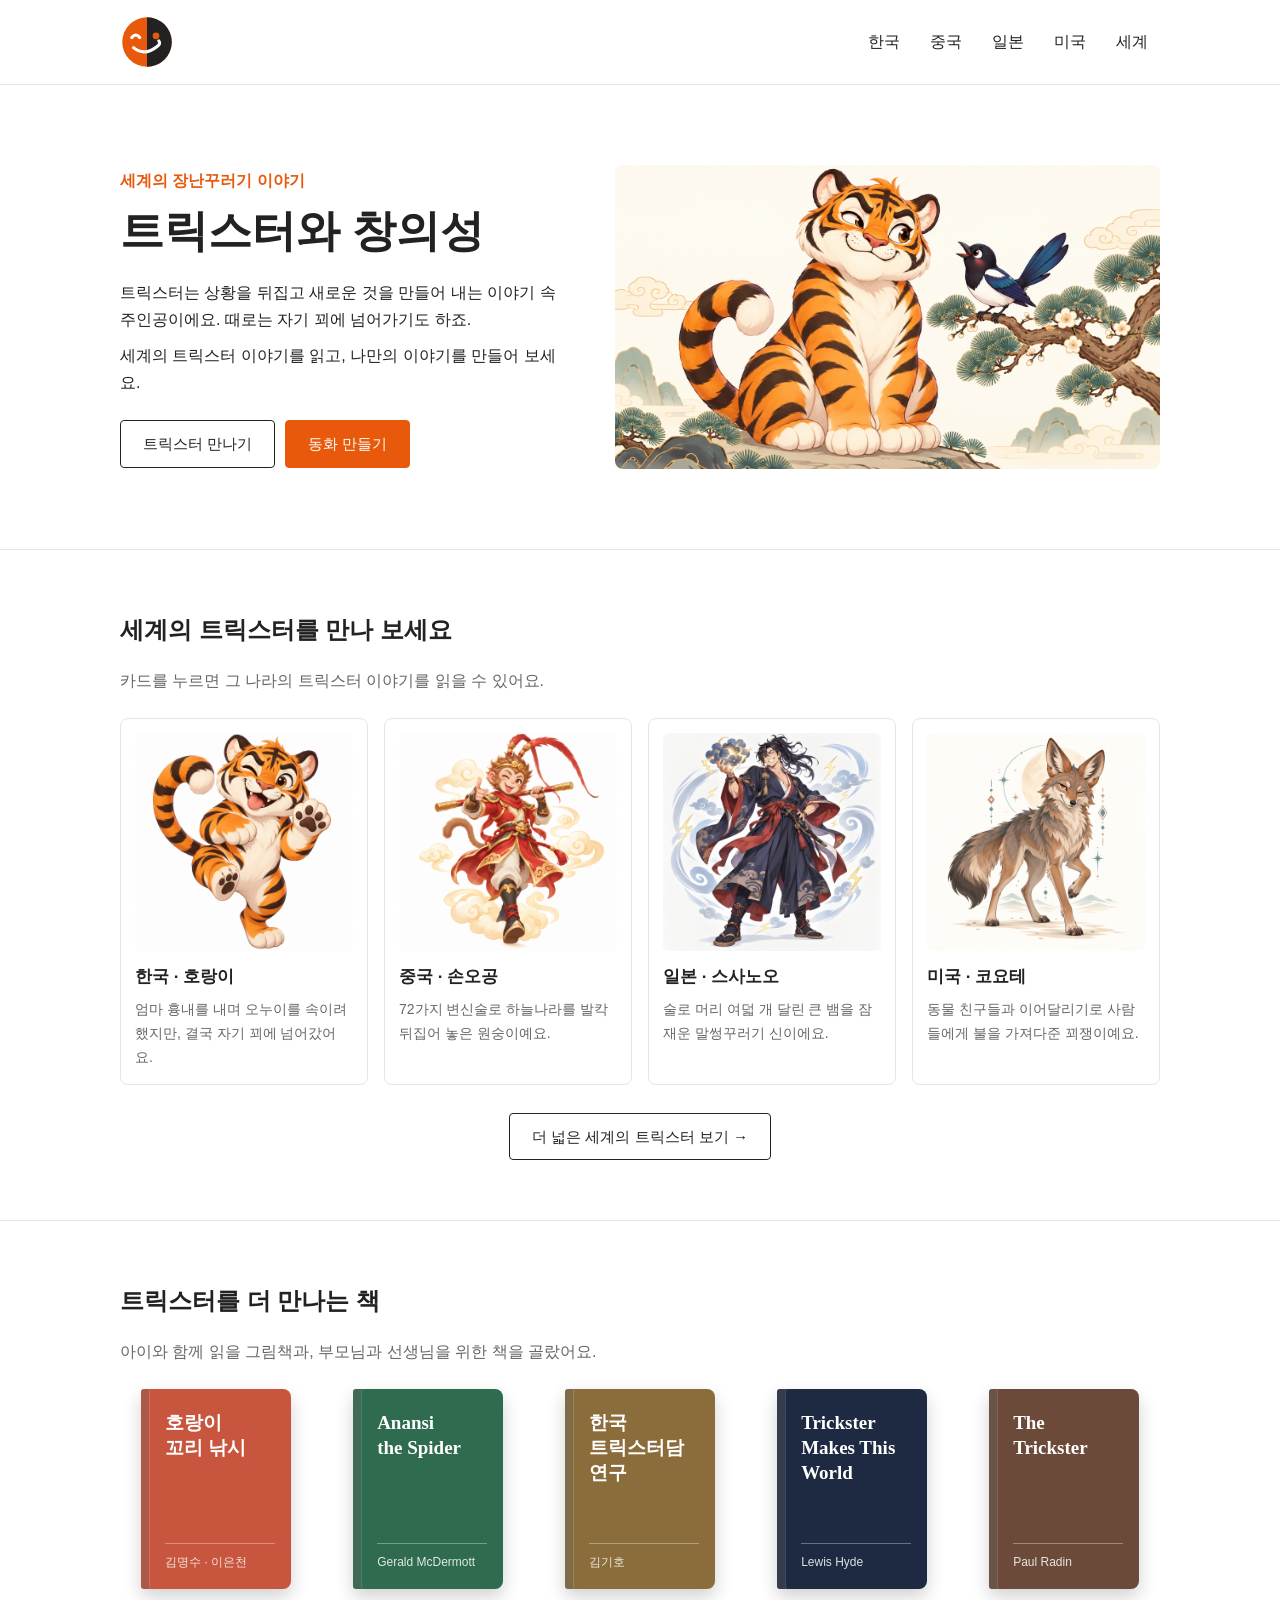
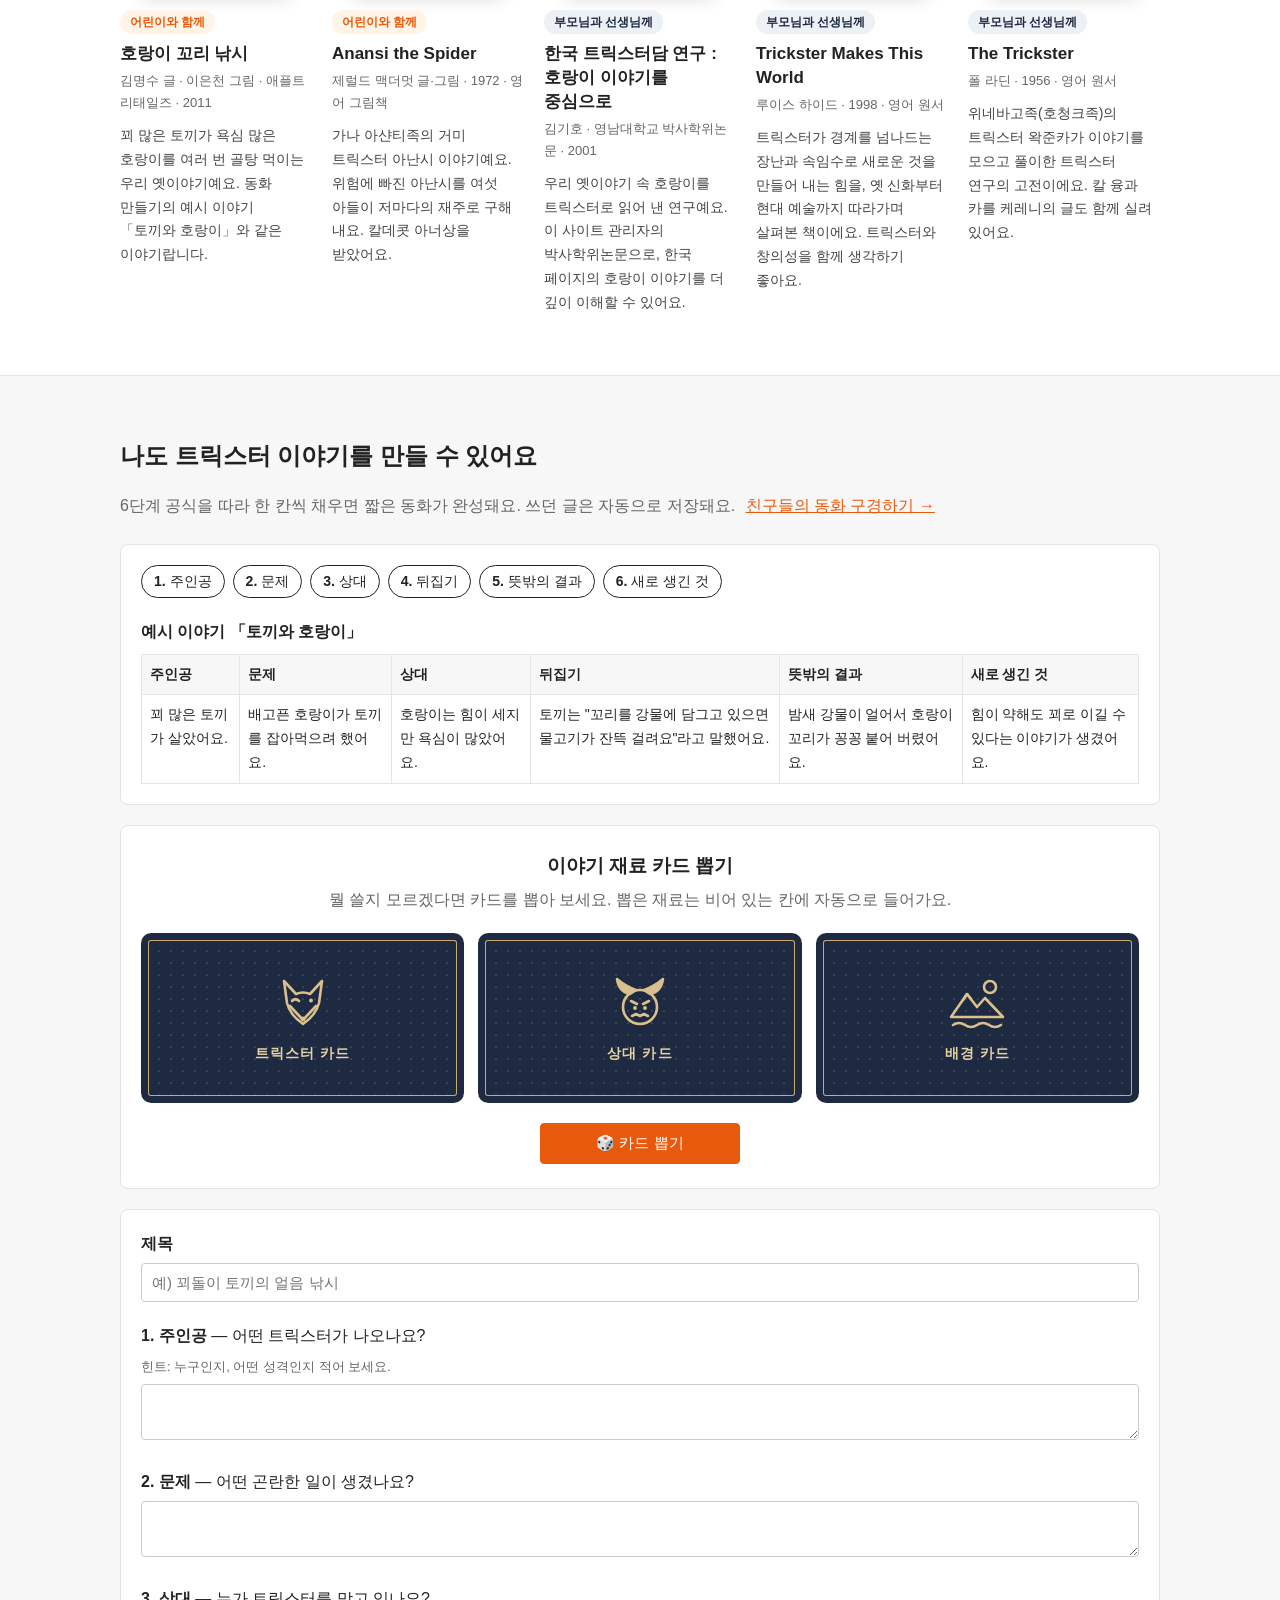
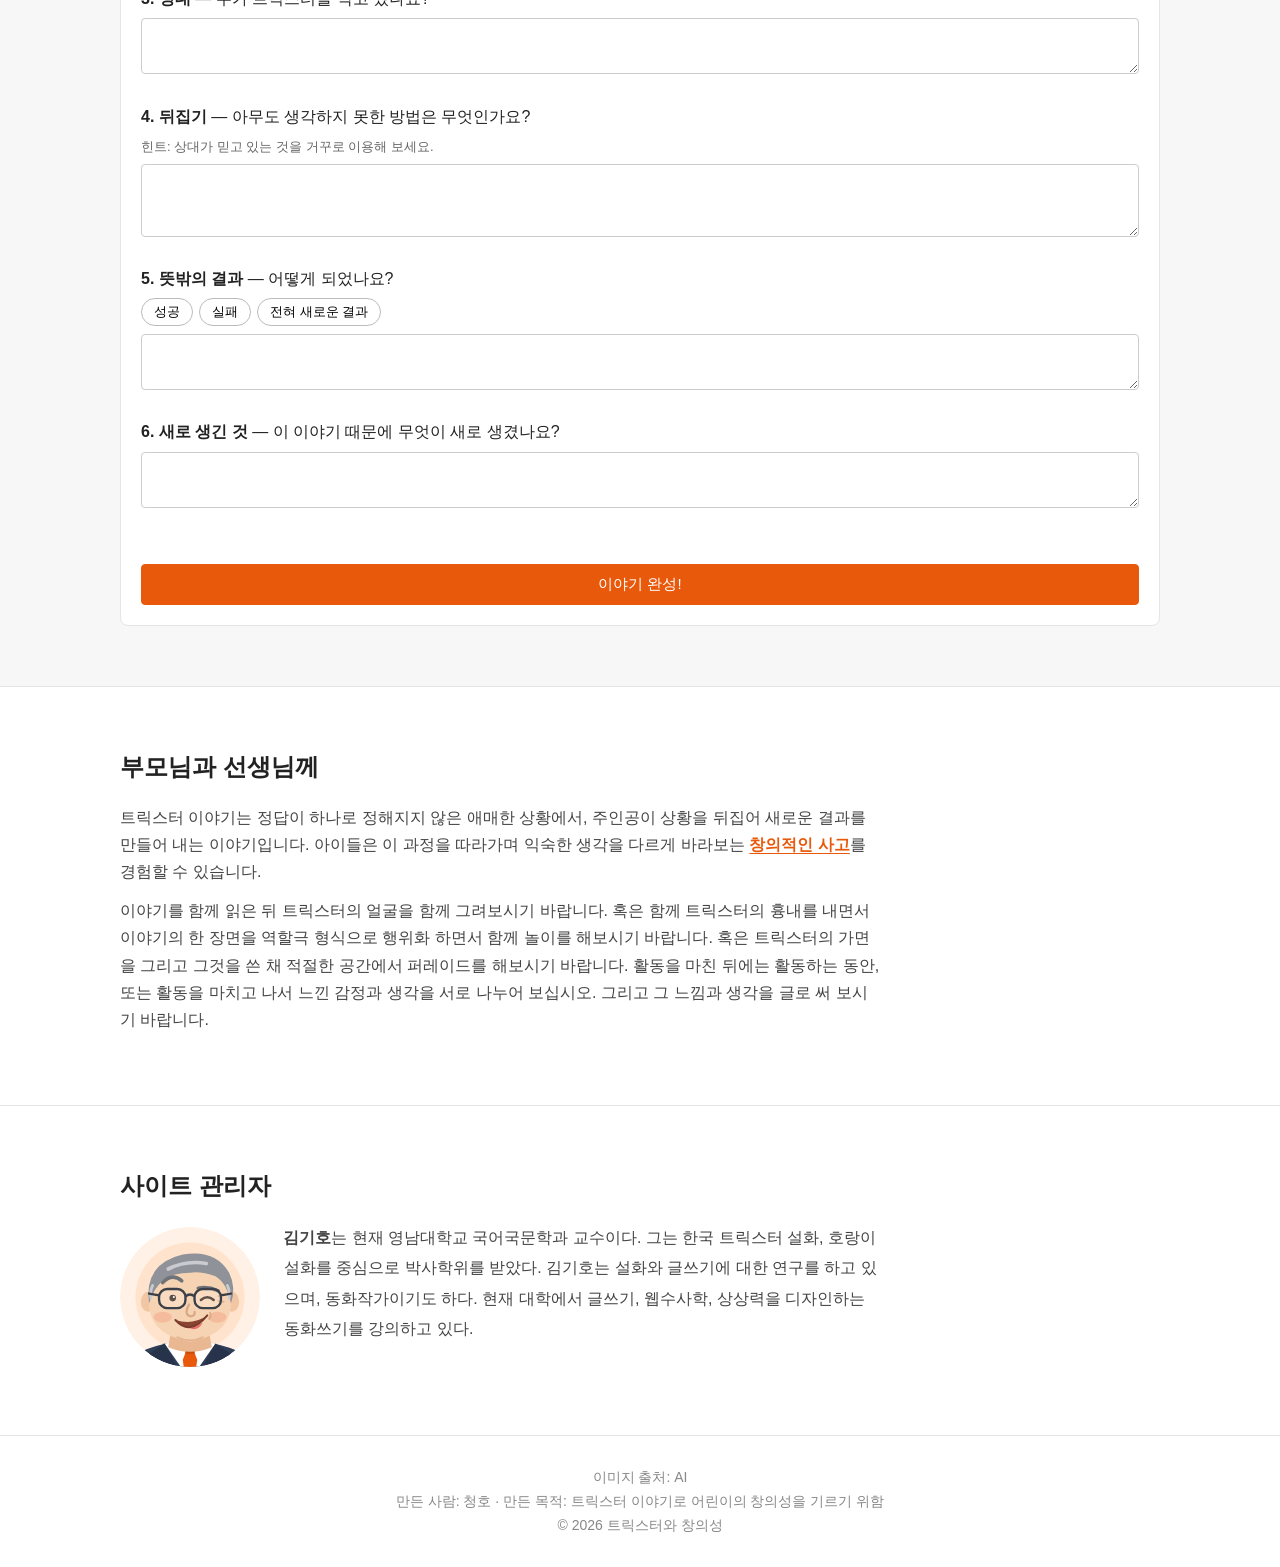
<file: index.html>
<!DOCTYPE html>
<html lang="ko">
<head>
  <meta charset="UTF-8">
  <meta name="viewport" content="width=device-width, initial-scale=1.0">
  <title>트릭스터와 창의성</title>
  <!-- GitHub Pages는 주소가 /trickster/ 로 끝나면 index.html 을 찾아요.
       메인화면은 index0930.html 이라서, 여기서 바로 넘겨줘요. -->
  <meta http-equiv="refresh" content="0; url=index0930.html">
  <link rel="icon" href="img/logo.svg" type="image/svg+xml">
  <script>
    // 주소 뒤의 #write 같은 부분도 그대로 가지고 이동
    location.replace("index0930.html" + location.search + location.hash);
  </script>
</head>
<body>
  <p><a href="index0930.html">트릭스터와 창의성으로 이동하기</a></p>
</body>
</html>
</file>
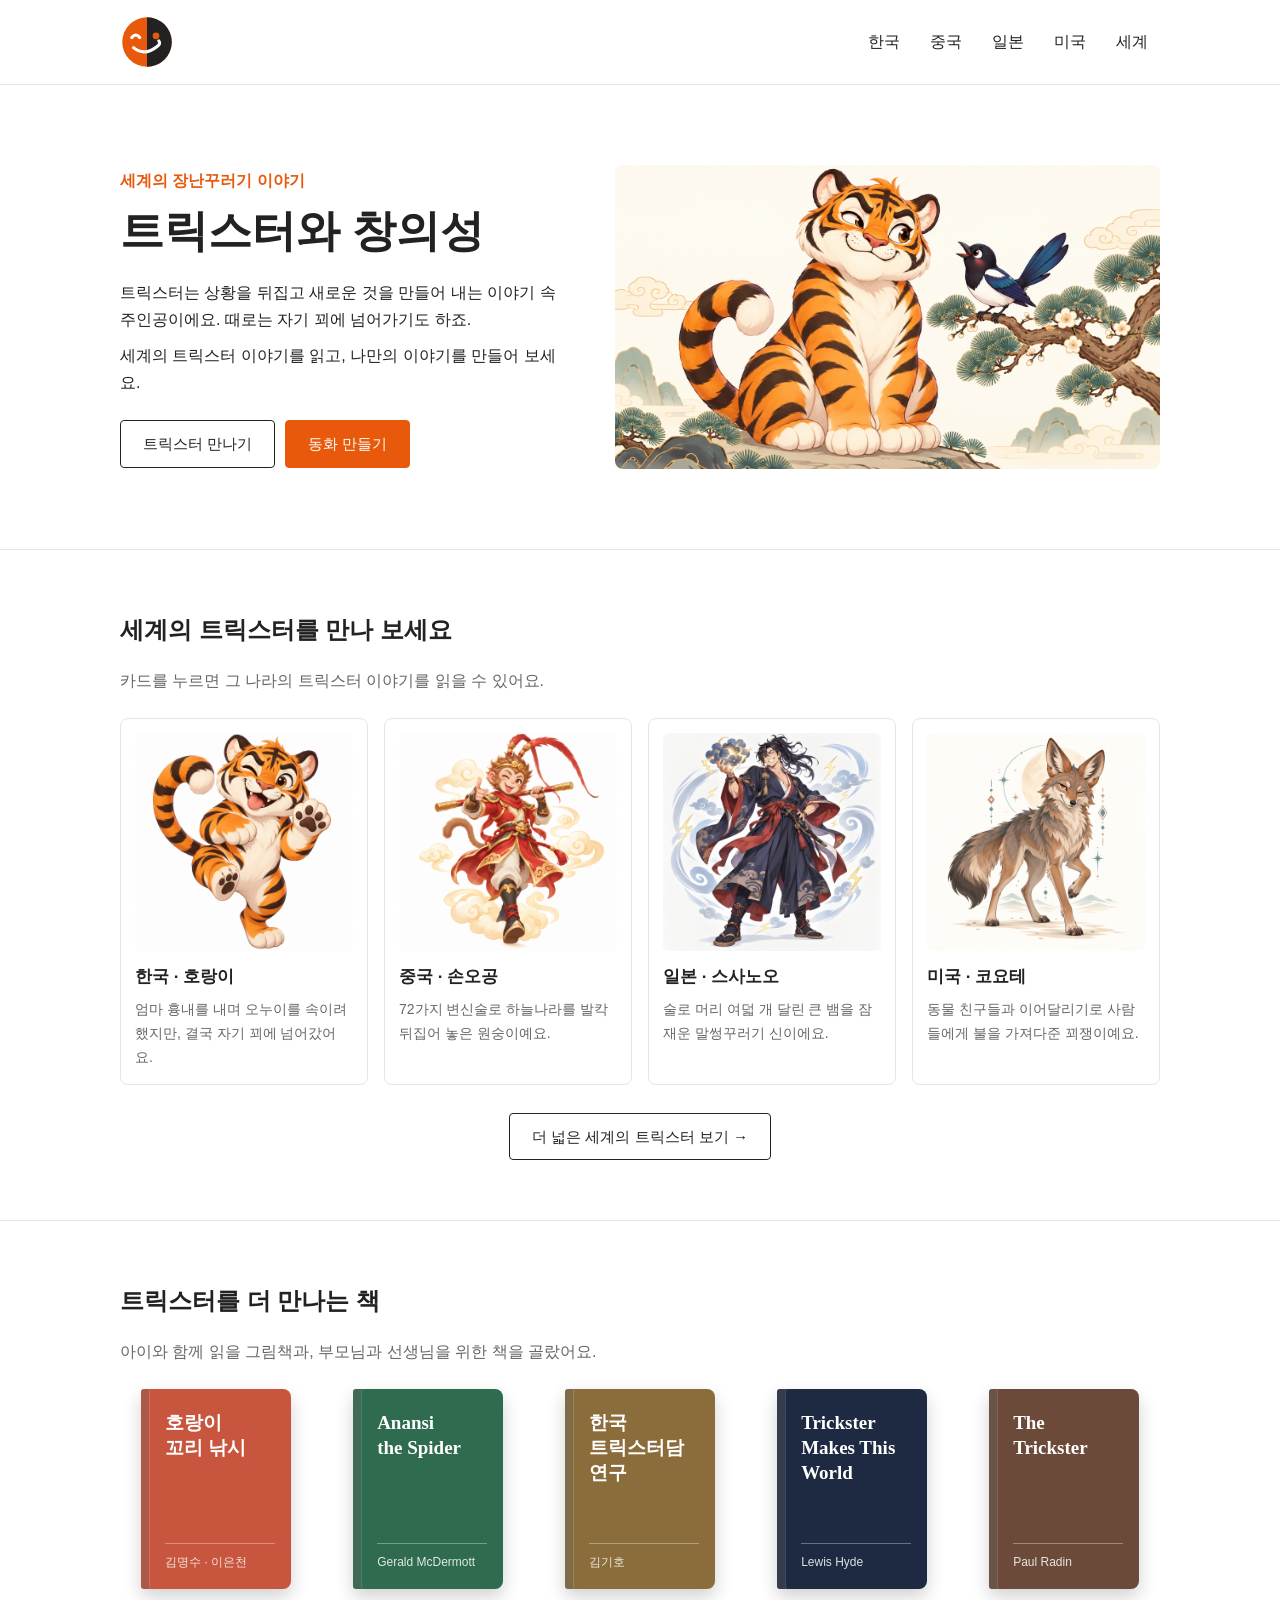
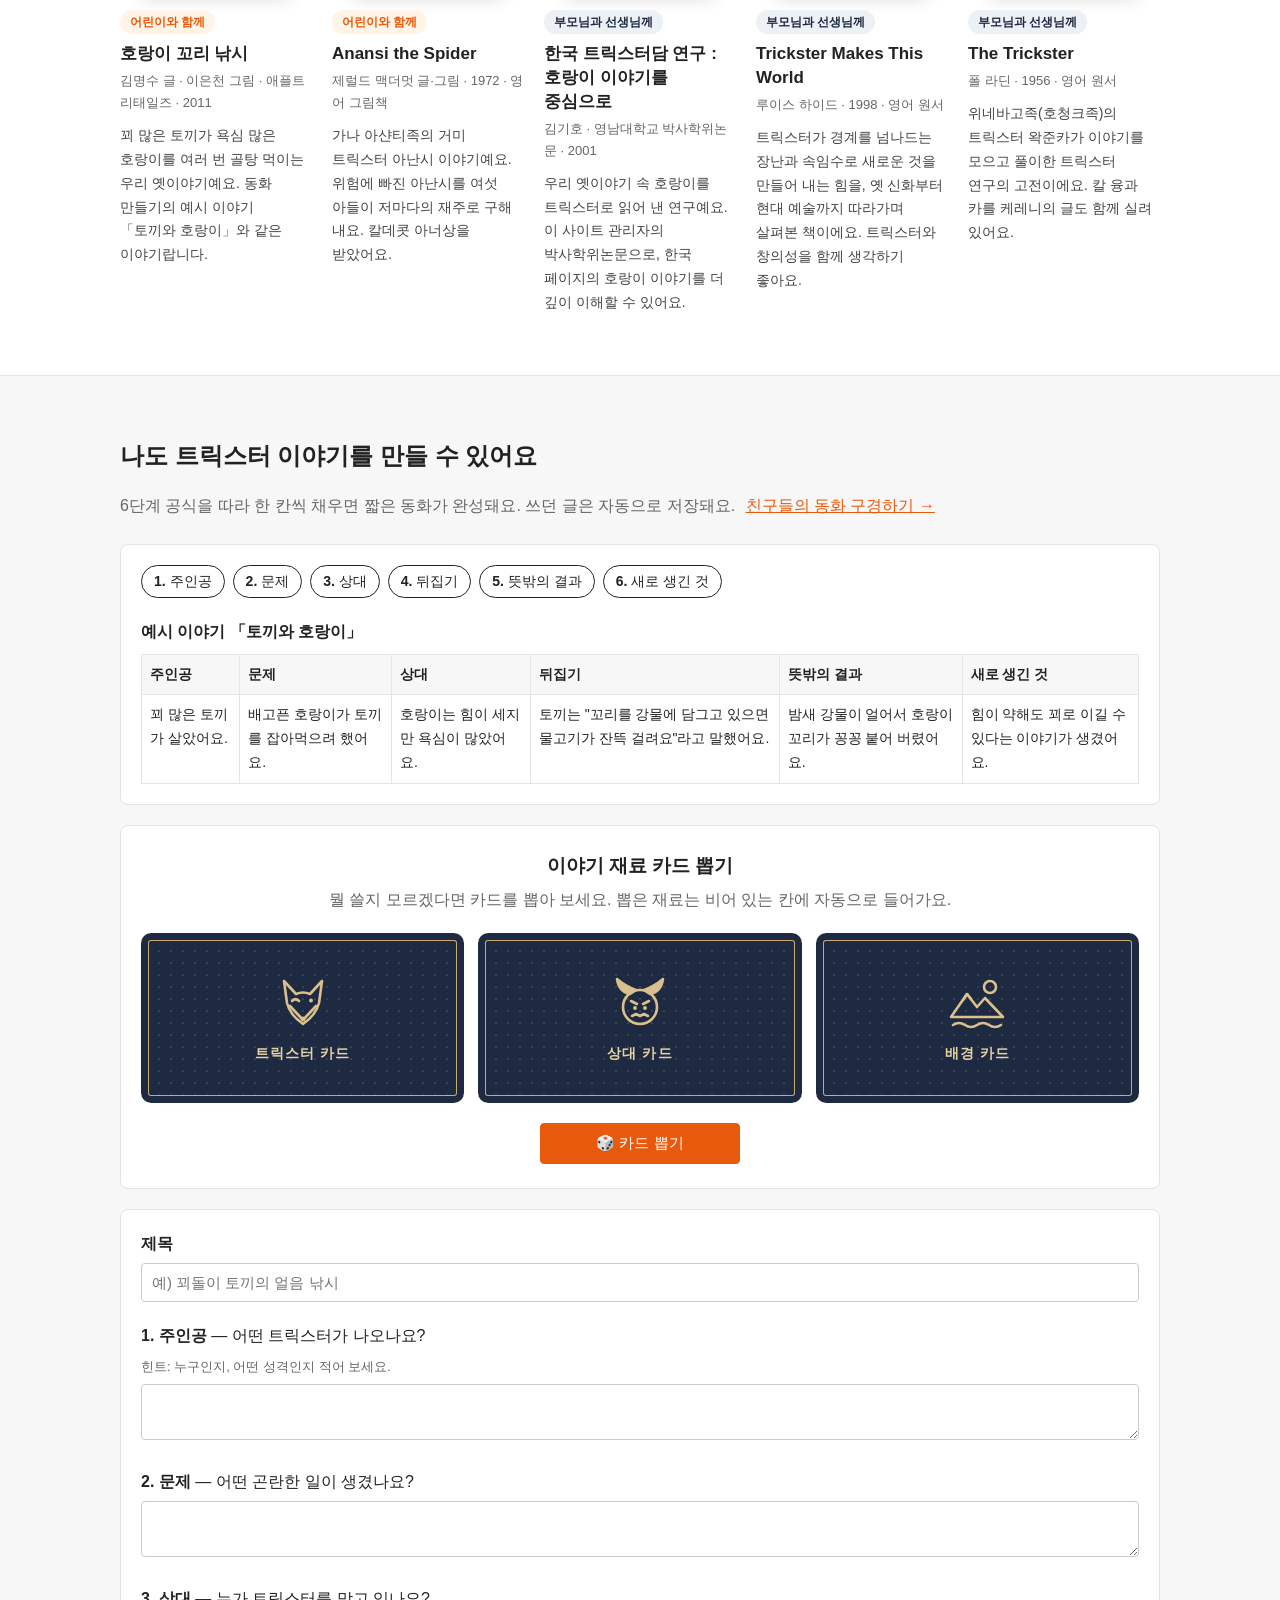
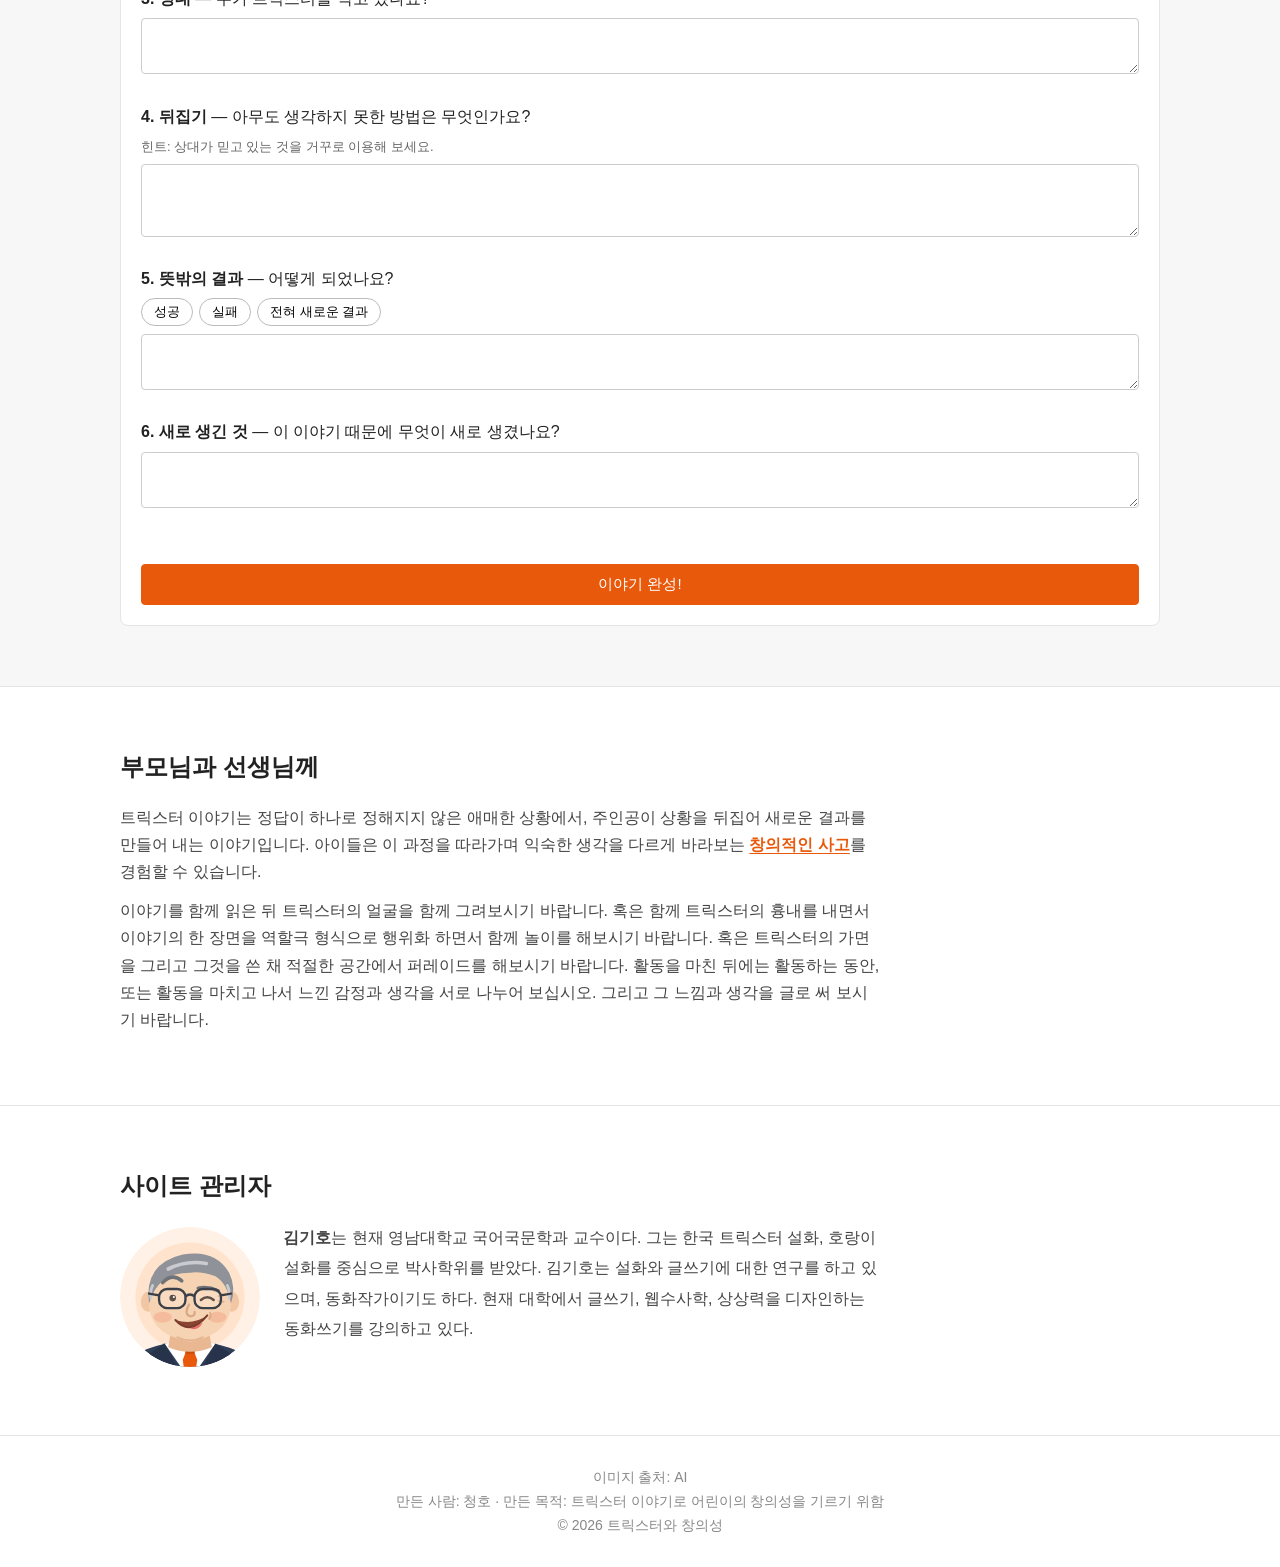
<file: index0930.html>
<!DOCTYPE html>
<html lang="ko">
<head>
  <meta charset="UTF-8">
  <meta name="viewport" content="width=device-width, initial-scale=1.0">
  <meta name="description" content="세계의 트릭스터 이야기를 읽고, 나만의 트릭스터 동화를 만들어 보는 어린이 창의성 사이트">
  <title>트릭스터와 창의성</title>
  <link rel="icon" href="img/logo.svg" type="image/svg+xml">
  <link rel="stylesheet" href="css/common.css">
  <link rel="stylesheet" href="css/main.css">
</head>
<body>

  <!-- ① 헤더 (메뉴) -->
  <header class="header">
    <div class="container header-inner">
      <a href="index0930.html" class="logo" title="홈으로"><img src="img/logo.svg" alt="트릭스터와 창의성 (홈으로)" class="logo-img"></a>

      <!-- 휴대폰에서만 보이는 메뉴 열기 버튼 -->
      <button type="button" class="menu-toggle" aria-label="메뉴 열기">
        <span></span><span></span><span></span>
      </button>

      <nav>
        <ul class="nav-menu">
          <li><a href="html/korea.html">한국</a></li>
          <li><a href="html/china.html">중국</a></li>
          <li><a href="html/japan.html">일본</a></li>
          <li><a href="html/usa.html">미국</a></li>
          <li><a href="html/world.html">세계</a></li>
        </ul>
      </nav>
    </div>
  </header>

  <main>
    <!-- ② 히어로 -->
    <section class="hero">
      <div class="container hero-inner">
        <div class="hero-text">
          <p class="hero-label">세계의 장난꾸러기 이야기</p>
          <h1>트릭스터와 창의성</h1>
          <p>
            트릭스터는 상황을 뒤집고 새로운 것을 만들어 내는 이야기 속 주인공이에요.
            때로는 자기 꾀에 넘어가기도 하죠.
          </p>
          <p>세계의 트릭스터 이야기를 읽고, 나만의 이야기를 만들어 보세요.</p>
          <div class="hero-buttons">
            <a href="#tricksters" class="btn">트릭스터 만나기</a>
            <a href="#write" class="btn btn-dark">동화 만들기</a>
          </div>
        </div>
        <img src="img/tiger_main.png" alt="소나무 가지 위의 까치를 바라보며 웃고 있는 호랑이" class="hero-img">
      </div>
    </section>

    <!-- ③ 대표 트릭스터 -->
    <section id="tricksters" class="section">
      <div class="container">
        <h2 class="section-title">세계의 트릭스터를 만나 보세요</h2>
        <p class="section-desc">카드를 누르면 그 나라의 트릭스터 이야기를 읽을 수 있어요.</p>

        <div class="trickster-list">
          <a href="html/korea.html#tiger" class="trickster-card">
            <img src="img/k_tiger.png" alt="한쪽 눈을 찡긋하며 장난스럽게 춤추는 호랑이" class="card-img">
            <h3>한국 · 호랑이</h3>
            <p>엄마 흉내를 내며 오누이를 속이려 했지만, 결국 자기 꾀에 넘어갔어요.</p>
          </a>
          <a href="html/china.html#wukong" class="trickster-card">
            <img src="img/c_sonogong.png" alt="여의봉을 어깨에 메고 구름 위를 걷는 손오공" class="card-img">
            <h3>중국 · 손오공</h3>
            <p>72가지 변신술로 하늘나라를 발칵 뒤집어 놓은 원숭이예요.</p>
          </a>
          <a href="html/japan.html#susanoo" class="trickster-card">
            <img src="img/j_susano.png" alt="손 위에 번개 구름을 띄우고 웃고 있는 스사노오" class="card-img">
            <h3>일본 · 스사노오</h3>
            <p>술로 머리 여덟 개 달린 큰 뱀을 잠재운 말썽꾸러기 신이에요.</p>
          </a>
          <a href="html/usa.html#coyote" class="trickster-card">
            <img src="img/a_coyote.png" alt="보름달 앞에서 한쪽 눈을 찡긋하는 코요테" class="card-img">
            <h3>미국 · 코요테</h3>
            <p>동물 친구들과 이어달리기로 사람들에게 불을 가져다준 꾀쟁이예요.</p>
          </a>
        </div>

        <div class="center">
          <a href="html/world.html" class="btn">더 넓은 세계의 트릭스터 보기 →</a>
        </div>
      </div>
    </section>

    <!-- ③-2 트릭스터 관련 책 -->
    <!-- 책을 바꾸거나 추가하려면 <article class="book-card"> 블록을 복사해서 고치세요.
         표지 색은 book-cover 의 style="background-color: ..." 를 바꾸면 돼요. -->
    <section id="books" class="section">
      <div class="container">
        <h2 class="section-title">트릭스터를 더 만나는 책</h2>
        <p class="section-desc">아이와 함께 읽을 그림책과, 부모님과 선생님을 위한 책을 골랐어요.</p>

        <div class="book-list">
          <article class="book-card">
            <div class="book-cover" style="background-color: #c8553d;">
              <span class="book-cover-title">호랑이<br>꼬리 낚시</span>
              <span class="book-cover-author">김명수 · 이은천</span>
            </div>
            <span class="book-tag">어린이와 함께</span>
            <h3>호랑이 꼬리 낚시</h3>
            <p class="book-info">김명수 글 · 이은천 그림 · 애플트리태일즈 · 2011</p>
            <p class="book-desc">
              꾀 많은 토끼가 욕심 많은 호랑이를 여러 번 골탕 먹이는 우리 옛이야기예요.
              동화 만들기의 예시 이야기 「토끼와 호랑이」와 같은 이야기랍니다.
            </p>
          </article>

          <article class="book-card">
            <div class="book-cover" style="background-color: #2f6b4f;">
              <span class="book-cover-title">Anansi<br>the Spider</span>
              <span class="book-cover-author">Gerald McDermott</span>
            </div>
            <span class="book-tag">어린이와 함께</span>
            <h3>Anansi the Spider</h3>
            <p class="book-info">제럴드 맥더멋 글·그림 · 1972 · 영어 그림책</p>
            <p class="book-desc">
              가나 아샨티족의 거미 트릭스터 아난시 이야기예요.
              위험에 빠진 아난시를 여섯 아들이 저마다의 재주로 구해 내요. 칼데콧 아너상을 받았어요.
            </p>
          </article>

          <article class="book-card">
            <div class="book-cover" style="background-color: #8a6d3b;">
              <span class="book-cover-title">한국<br>트릭스터담<br>연구</span>
              <span class="book-cover-author">김기호</span>
            </div>
            <span class="book-tag book-tag-adult">부모님과 선생님께</span>
            <h3>한국 트릭스터담 연구 : 호랑이 이야기를 중심으로</h3>
            <p class="book-info">김기호 · 영남대학교 박사학위논문 · 2001</p>
            <p class="book-desc">
              우리 옛이야기 속 호랑이를 트릭스터로 읽어 낸 연구예요.
              이 사이트 관리자의 박사학위논문으로, 한국 페이지의 호랑이 이야기를 더 깊이 이해할 수 있어요.
            </p>
          </article>

          <article class="book-card">
            <div class="book-cover" style="background-color: #1e2a42;">
              <span class="book-cover-title">Trickster<br>Makes This<br>World</span>
              <span class="book-cover-author">Lewis Hyde</span>
            </div>
            <span class="book-tag book-tag-adult">부모님과 선생님께</span>
            <h3>Trickster Makes This World</h3>
            <p class="book-info">루이스 하이드 · 1998 · 영어 원서</p>
            <p class="book-desc">
              트릭스터가 경계를 넘나드는 장난과 속임수로 새로운 것을 만들어 내는 힘을,
              옛 신화부터 현대 예술까지 따라가며 살펴본 책이에요. 트릭스터와 창의성을 함께 생각하기 좋아요.
            </p>
          </article>

          <article class="book-card">
            <div class="book-cover" style="background-color: #6b4a3a;">
              <span class="book-cover-title">The<br>Trickster</span>
              <span class="book-cover-author">Paul Radin</span>
            </div>
            <span class="book-tag book-tag-adult">부모님과 선생님께</span>
            <h3>The Trickster</h3>
            <p class="book-info">폴 라딘 · 1956 · 영어 원서</p>
            <p class="book-desc">
              위네바고족(호청크족)의 트릭스터 왁준카가 이야기를 모으고 풀이한 트릭스터 연구의 고전이에요.
              칼 융과 카를 케레니의 글도 함께 실려 있어요.
            </p>
          </article>
        </div>
      </div>
    </section>

    <!-- ④ 동화 만들기 (글쓰기) -->
    <section id="write" class="section write-section">
      <div class="container">
        <h2 class="section-title">나도 트릭스터 이야기를 만들 수 있어요</h2>
        <p class="section-desc">
          6단계 공식을 따라 한 칸씩 채우면 짧은 동화가 완성돼요. 쓰던 글은 자동으로 저장돼요.
          <a href="html/board.html" class="board-link">친구들의 동화 구경하기 →</a>
        </p>

        <!-- 이야기 공식 + 예시 -->
        <div class="formula">
          <ol class="formula-steps">
            <li>주인공</li>
            <li>문제</li>
            <li>상대</li>
            <li>뒤집기</li>
            <li>뜻밖의 결과</li>
            <li>새로 생긴 것</li>
          </ol>

          <p class="example-title">예시 이야기 「토끼와 호랑이」</p>
          <div class="table-wrap">
            <table class="example-table">
              <tr>
                <th>주인공</th><th>문제</th><th>상대</th><th>뒤집기</th><th>뜻밖의 결과</th><th>새로 생긴 것</th>
              </tr>
              <tr>
                <td>꾀 많은 토끼가 살았어요.</td>
                <td>배고픈 호랑이가 토끼를 잡아먹으려 했어요.</td>
                <td>호랑이는 힘이 세지만 욕심이 많았어요.</td>
                <td>토끼는 "꼬리를 강물에 담그고 있으면 물고기가 잔뜩 걸려요"라고 말했어요.</td>
                <td>밤새 강물이 얼어서 호랑이 꼬리가 꽁꽁 붙어 버렸어요.</td>
                <td>힘이 약해도 꾀로 이길 수 있다는 이야기가 생겼어요.</td>
              </tr>
            </table>
          </div>
        </div>

        <!-- 이야기 재료 뽑기: 뒤집힌 카드 3장을 뽑으면 한 장씩 뒤집혀요 -->
        <div class="pick-box">
          <h3 class="pick-title">이야기 재료 카드 뽑기</h3>
          <p>뭘 쓸지 모르겠다면 카드를 뽑아 보세요. 뽑은 재료는 비어 있는 칸에 자동으로 들어가요.</p>
          <div class="pick-result">
            <div class="pick-card">
              <div class="pick-card-inner">
                <div class="pick-card-back">
                  <img src="img/card-trickster.svg" alt="" class="pick-icon">
                  <span class="pick-name">트릭스터 카드</span>
                </div>
                <div class="pick-card-front">
                  <span class="pick-name">트릭스터</span>
                  <strong id="pick-trickster"></strong>
                </div>
              </div>
            </div>
            <div class="pick-card">
              <div class="pick-card-inner">
                <div class="pick-card-back">
                  <img src="img/card-rival.svg" alt="" class="pick-icon">
                  <span class="pick-name">상대 카드</span>
                </div>
                <div class="pick-card-front">
                  <span class="pick-name">상대</span>
                  <strong id="pick-rival"></strong>
                </div>
              </div>
            </div>
            <div class="pick-card">
              <div class="pick-card-inner">
                <div class="pick-card-back">
                  <img src="img/card-place.svg" alt="" class="pick-icon">
                  <span class="pick-name">배경 카드</span>
                </div>
                <div class="pick-card-front">
                  <span class="pick-name">배경</span>
                  <strong id="pick-place"></strong>
                </div>
              </div>
            </div>
          </div>
          <button type="button" id="pick-btn" class="btn btn-dark pick-btn">🎲 카드 뽑기</button>
        </div>

        <!-- 이야기 쓰기 -->
        <form id="story-form" class="story-form">
          <label class="field">
            <span class="field-name">제목</span>
            <input type="text" id="story-title" maxlength="40" placeholder="예) 꾀돌이 토끼의 얼음 낚시">
          </label>

          <div class="step-box">
            <label for="step1"><b>1. 주인공</b> — 어떤 트릭스터가 나오나요?</label>
            <p class="hint">힌트: 누구인지, 어떤 성격인지 적어 보세요.</p>
            <textarea id="step1" rows="2"></textarea>
          </div>

          <div class="step-box">
            <label for="step2"><b>2. 문제</b> — 어떤 곤란한 일이 생겼나요?</label>
            <textarea id="step2" rows="2"></textarea>
          </div>

          <div class="step-box">
            <label for="step3"><b>3. 상대</b> — 누가 트릭스터를 막고 있나요?</label>
            <textarea id="step3" rows="2"></textarea>
          </div>

          <div class="step-box">
            <label for="step4"><b>4. 뒤집기</b> — 아무도 생각하지 못한 방법은 무엇인가요?</label>
            <p class="hint">힌트: 상대가 믿고 있는 것을 거꾸로 이용해 보세요.</p>
            <textarea id="step4" rows="3"></textarea>
          </div>

          <div class="step-box">
            <label for="step5"><b>5. 뜻밖의 결과</b> — 어떻게 되었나요?</label>
            <div class="choices">
              <button type="button" class="choice" data-result="성공">성공</button>
              <button type="button" class="choice" data-result="실패">실패</button>
              <button type="button" class="choice" data-result="전혀 새로운 결과">전혀 새로운 결과</button>
            </div>
            <textarea id="step5" rows="2"></textarea>
          </div>

          <div class="step-box">
            <label for="step6"><b>6. 새로 생긴 것</b> — 이 이야기 때문에 무엇이 새로 생겼나요?</label>
            <textarea id="step6" rows="2"></textarea>
          </div>

          <p id="form-message" class="form-message"></p>
          <button type="submit" class="btn btn-dark btn-wide">이야기 완성!</button>
        </form>

        <!-- 완성된 동화: [이야기 완성!]을 누르면 나타나요 -->
        <div id="result" class="result" hidden>
          <p class="result-label">나의 트릭스터 동화</p>
          <h3 id="result-title"></h3>
          <p id="result-choice" class="result-choice"></p>
          <p id="result-body" class="result-body"></p>

          <div class="think">
            <p><b>생각해 볼까요?</b></p>
            <ul>
              <li>내가 뒤집은 방법은 새로웠나요?</li>
              <li>속은 쪽은 어떤 기분이었을까요?</li>
              <li>이야기 때문에 무엇이 새로 생겼나요?</li>
            </ul>
          </div>

          <div class="result-buttons">
            <button type="button" id="rewrite-btn" class="btn">다시 쓰기</button>
            <a href="#tricksters" class="btn">트릭스터 이야기 읽으러 가기</a>
            <button type="button" id="board-btn" class="btn btn-dark">게시판에 올리기</button>
          </div>
        </div>
      </div>
    </section>

    <!-- ⑤ 부모님과 선생님께 -->
    <section class="section">
      <div class="container parents">
        <h2 class="section-title">부모님과 선생님께</h2>
        <p>
          트릭스터 이야기는 정답이 하나로 정해지지 않은 애매한 상황에서, 주인공이 상황을 뒤집어
          새로운 결과를 만들어 내는 이야기입니다. 아이들은 이 과정을 따라가며 익숙한 생각을
          다르게 바라보는 <a href="https://lewishyde.com/trickster/" target="_blank" rel="noopener" class="text-link" title="Lewis Hyde – Trickster (새 탭에서 열림)">창의적인 사고</a>를 경험할 수 있습니다.
        </p>
        <p>
          이야기를 함께 읽은 뒤 트릭스터의 얼굴을 함께 그려보시기 바랍니다.
          혹은 함께 트릭스터의 흉내를 내면서 이야기의 한 장면을 역할극 형식으로 행위화 하면서 함께 놀이를 해보시기 바랍니다.
          혹은 트릭스터의 가면을 그리고 그것을 쓴 채 적절한 공간에서 퍼레이드를 해보시기 바랍니다.
          활동을 마친 뒤에는 활동하는 동안, 또는 활동을 마치고 나서 느낀 감정과 생각을 서로 나누어 보십시오.
          그리고 그 느낌과 생각을 글로 써 보시기 바랍니다.
        </p>
      </div>
    </section>

    <!-- ⑥ 사이트 관리자 소개 -->
    <section class="section">
      <div class="container">
        <h2 class="section-title">사이트 관리자</h2>
        <div class="admin-box">
          <!-- 관리자 일러스트(img/admin.svg). 실제 사진으로 바꾸려면 src 를 사진 파일 이름으로 바꾸세요 -->
          <img src="img/admin.svg" alt="사이트 관리자를 표현한 일러스트: 안경을 쓰고 웃고 있는 교수" class="admin-photo">
          <p>
            <strong>김기호</strong>는 현재 영남대학교 국어국문학과 교수이다. 그는 한국 트릭스터 설화,
            호랑이 설화를 중심으로 박사학위를 받았다. 김기호는 설화와 글쓰기에 대한 연구를 하고 있으며,
            동화작가이기도 하다. 현재 대학에서 글쓰기, 웹수사학, 상상력을 디자인하는 동화쓰기를 강의하고 있다.
          </p>
        </div>
      </div>
    </section>
  </main>

  <!-- ⑦ 푸터 -->
  <footer class="footer">
    <div class="container">
      <p>이미지 출처: AI</p>
      <p>만든 사람: 청호 · 만든 목적: 트릭스터 이야기로 어린이의 창의성을 기르기 위함</p>
      <p>&copy; <span id="year"></span> 트릭스터와 창의성</p>
    </div>
  </footer>

  <script src="js/common.js"></script>
  <script src="js/main.js"></script>
</body>
</html>
</file>
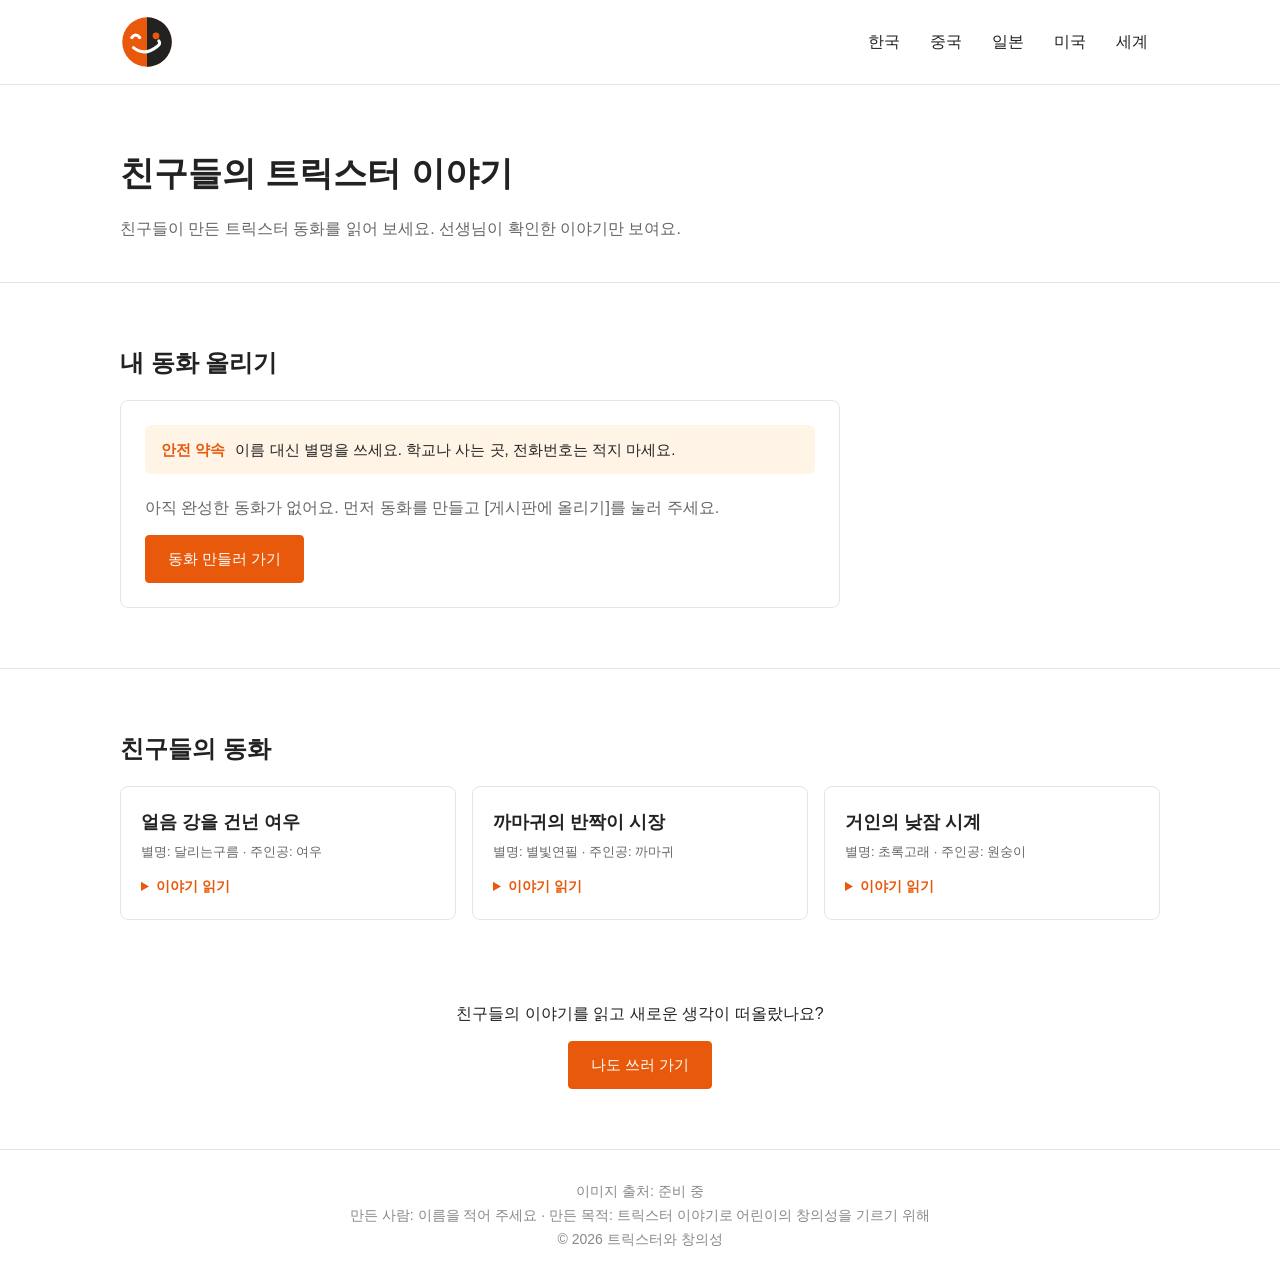
<file: html/board.html>
<!DOCTYPE html>
<html lang="ko">
<head>
  <meta charset="UTF-8">
  <meta name="viewport" content="width=device-width, initial-scale=1.0">
  <title>동화 게시판 | 트릭스터와 창의성</title>
  <link rel="icon" href="../img/logo.svg" type="image/svg+xml">
  <link rel="stylesheet" href="../css/common.css">
  <link rel="stylesheet" href="../css/board.css">
</head>
<body>

  <!-- ① 헤더 (메뉴) -->
  <header class="header">
    <div class="container header-inner">
      <a href="../index0930.html" class="logo" title="홈으로"><img src="../img/logo.svg" alt="트릭스터와 창의성 (홈으로)" class="logo-img"></a>

      <button type="button" class="menu-toggle" aria-label="메뉴 열기">
        <span></span><span></span><span></span>
      </button>

      <nav>
        <ul class="nav-menu">
          <li><a href="korea.html">한국</a></li>
          <li><a href="china.html">중국</a></li>
          <li><a href="japan.html">일본</a></li>
          <li><a href="usa.html">미국</a></li>
          <li><a href="world.html">세계</a></li>
        </ul>
      </nav>
    </div>
  </header>

  <main>
    <!-- ② 게시판 소개 -->
    <section class="page-intro">
      <div class="container">
        <h1>친구들의 트릭스터 이야기</h1>
        <p>친구들이 만든 트릭스터 동화를 읽어 보세요. 선생님이 확인한 이야기만 보여요.</p>
      </div>
    </section>

    <!-- ③ 동화 올리기 -->
    <section class="section">
      <div class="container">
        <h2 class="section-title">내 동화 올리기</h2>

        <div class="upload-box">
          <p class="safe-note">
            <b>안전 약속</b> 이름 대신 별명을 쓰세요. 학교나 사는 곳, 전화번호는 적지 마세요.
          </p>

          <!-- 올릴 동화가 없을 때 보이는 안내 -->
          <div id="no-story" class="no-story" hidden>
            <p>아직 완성한 동화가 없어요. 먼저 동화를 만들고 [게시판에 올리기]를 눌러 주세요.</p>
            <a href="../index0930.html#write" class="btn btn-dark">동화 만들러 가기</a>
          </div>

          <!-- 올릴 동화가 있을 때 보이는 입력칸 -->
          <form id="upload-form" hidden>
            <label for="nickname" class="field-name">별명</label>
            <input type="text" id="nickname" maxlength="12" placeholder="예) 꾀돌이토끼">

            <p class="field-name">동화 미리보기</p>
            <div class="preview">
              <h3 id="preview-title"></h3>
              <p id="preview-body"></p>
            </div>

            <p id="upload-message" class="upload-message"></p>
            <button type="submit" class="btn btn-dark">올리기</button>
          </form>

          <!-- 올린 뒤 나타나는 안내 -->
          <p id="done-message" class="done-message" hidden>
            동화를 올렸어요! 선생님이 확인한 뒤 공개돼요.
          </p>
        </div>

        <!-- 내가 올린 동화 (선생님 확인을 기다리는 중) -->
        <div id="waiting-area" class="waiting-area" hidden>
          <h3>확인을 기다리는 내 동화</h3>
          <ul id="waiting-list" class="waiting-list"></ul>
        </div>
      </div>
    </section>

    <!-- ④ 친구들의 동화 목록 (선생님이 확인한 동화) -->
    <section class="section">
      <div class="container">
        <h2 class="section-title">친구들의 동화</h2>

        <!-- 새 동화는 <article class="story-card"> 블록을 복사해서 추가하세요 -->
        <div class="story-list">
          <article class="story-card">
            <h3>얼음 강을 건넌 여우</h3>
            <p class="story-info">별명: 달리는구름 · 주인공: 여우</p>
            <details>
              <summary>이야기 읽기</summary>
              <p>
                깊은 숲속에 재주 많은 여우가 살았어요. 어느 겨울, 여우는 강 건너 친구 집에 가야 했지만 다리가 무너져 있었어요.
                강가에는 심술궂은 곰이 버티고 서서 아무도 지나가지 못하게 했어요.
                여우는 "곰님, 강물이 꽁꽁 얼었는지 무거운 곰님이 먼저 걸어 봐 주세요. 곰님처럼 용감한 동물은 없잖아요!"라고 말했어요.
                곰이 우쭐해서 얼음 위를 쿵쿵 걸어가자, 얼음이 단단하다는 걸 알게 된 여우도 뒤따라 건넜어요.
                그 뒤로 숲속 동물들은 겨울마다 곰이 밟아 준 길로 강을 건너게 되었어요.
              </p>
            </details>
          </article>

          <article class="story-card">
            <h3>까마귀의 반짝이 시장</h3>
            <p class="story-info">별명: 별빛연필 · 주인공: 까마귀</p>
            <details>
              <summary>이야기 읽기</summary>
              <p>
                시끌벅적한 시장 지붕 위에 말하는 까마귀가 살았어요. 까마귀는 배가 고팠지만 빵집 주인이 빵을 한 조각도 나눠 주지 않았어요.
                빵집 주인은 반짝이는 물건이라면 무엇이든 갖고 싶어 하는 욕심쟁이였어요.
                까마귀는 강가에서 주운 반짝이는 조약돌을 빵과 바꾸자고 했어요.
                빵집 주인은 조약돌을 창가에 걸어 두었는데, 햇빛에 반짝이자 손님들이 구경하러 몰려들었어요.
                빵집은 마을에서 가장 유명한 '반짝이 빵집'이 되었고, 까마귀는 날마다 빵을 얻게 되었어요.
              </p>
            </details>
          </article>

          <article class="story-card">
            <h3>거인의 낮잠 시계</h3>
            <p class="story-info">별명: 초록고래 · 주인공: 원숭이</p>
            <details>
              <summary>이야기 읽기</summary>
              <p>
                높은 산꼭대기 아래에 장난꾸러기 원숭이가 살았어요. 잠꾸러기 거인이 코를 골 때마다 산이 흔들려서 마을 사람들이 잠을 잘 수 없었어요.
                거인은 누가 깨우면 화를 내며 바위를 던졌어요.
                원숭이는 거인을 깨우는 대신, 거인의 코 고는 소리에 맞춰 북을 쳐서 노래를 만들었어요.
                거인은 그 노래가 너무 좋아서 스스로 일어나 함께 춤을 추었어요.
                그 뒤로 마을에는 '거인의 노래'라는 새로운 축제가 생겼어요.
              </p>
            </details>
          </article>
        </div>
      </div>
    </section>

    <!-- ⑤ 다시 쓰기 안내 -->
    <div class="container rewrite-nav">
      <p>친구들의 이야기를 읽고 새로운 생각이 떠올랐나요?</p>
      <a href="../index0930.html#write" class="btn btn-dark">나도 쓰러 가기</a>
    </div>
  </main>

  <!-- ⑥ 푸터 -->
  <footer class="footer">
    <div class="container">
      <p>이미지 출처: 준비 중</p>
      <p>만든 사람: 이름을 적어 주세요 · 만든 목적: 트릭스터 이야기로 어린이의 창의성을 기르기 위해</p>
      <p>&copy; <span id="year"></span> 트릭스터와 창의성</p>
    </div>
  </footer>

  <script src="../js/common.js"></script>
  <script src="../js/board.js"></script>
</body>
</html>
</file>
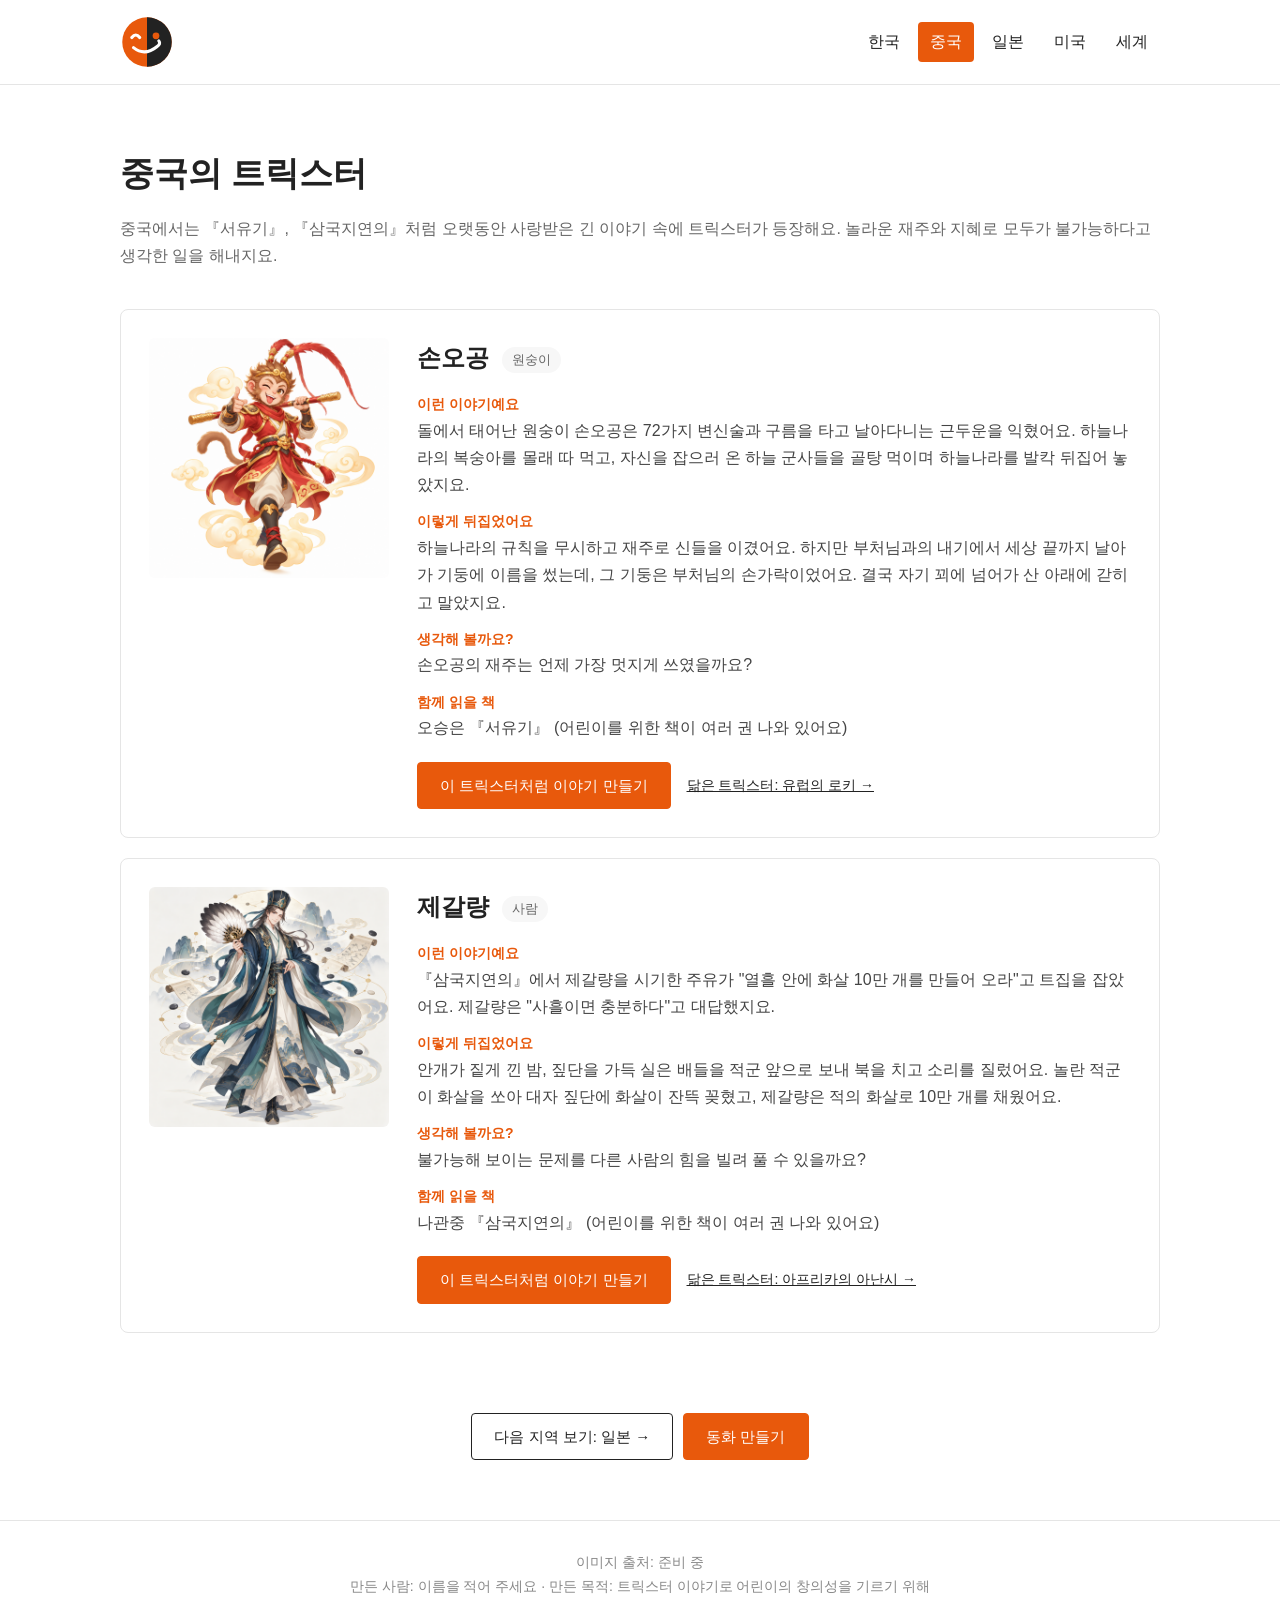
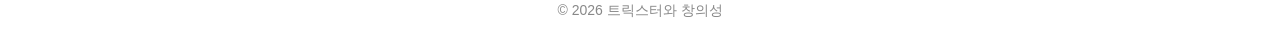
<file: html/china.html>
<!DOCTYPE html>
<html lang="ko">
<head>
  <meta charset="UTF-8">
  <meta name="viewport" content="width=device-width, initial-scale=1.0">
  <title>중국의 트릭스터 | 트릭스터와 창의성</title>
  <link rel="icon" href="../img/logo.svg" type="image/svg+xml">
  <link rel="stylesheet" href="../css/common.css">
  <link rel="stylesheet" href="../css/region.css">
</head>
<body>

  <!-- ① 헤더 (메뉴) -->
  <header class="header">
    <div class="container header-inner">
      <a href="../index0930.html" class="logo" title="홈으로"><img src="../img/logo.svg" alt="트릭스터와 창의성 (홈으로)" class="logo-img"></a>

      <button type="button" class="menu-toggle" aria-label="메뉴 열기">
        <span></span><span></span><span></span>
      </button>

      <nav>
        <ul class="nav-menu">
          <li><a href="korea.html">한국</a></li>
          <li><a href="china.html" class="active">중국</a></li>
          <li><a href="japan.html">일본</a></li>
          <li><a href="usa.html">미국</a></li>
          <li><a href="world.html">세계</a></li>
        </ul>
      </nav>
    </div>
  </header>

  <main>
    <!-- ② 지역 소개 -->
    <section class="page-intro">
      <div class="container">
        <h1>중국의 트릭스터</h1>
        <p>
          중국에서는 『서유기』, 『삼국지연의』처럼 오랫동안 사랑받은 긴 이야기 속에 트릭스터가 등장해요.
          놀라운 재주와 지혜로 모두가 불가능하다고 생각한 일을 해내지요.
        </p>
      </div>
    </section>

    <!-- ④ 트릭스터 카드 목록 -->
    <section class="card-list">
      <div class="container">

        <!-- 카드 1: 손오공 -->
        <article class="region-card" id="wukong">
          <img src="../img/c_sonogong.png" alt="여의봉을 어깨에 메고 구름 위를 걷는 손오공" class="card-img">
          <div class="card-body">
            <h3>손오공 <span class="type">원숭이</span></h3>
            <dl class="card-info">
              <dt>이런 이야기예요</dt>
              <dd>
                돌에서 태어난 원숭이 손오공은 72가지 변신술과 구름을 타고 날아다니는 근두운을 익혔어요.
                하늘나라의 복숭아를 몰래 따 먹고, 자신을 잡으러 온 하늘 군사들을 골탕 먹이며 하늘나라를 발칵 뒤집어 놓았지요.
              </dd>
              <dt>이렇게 뒤집었어요</dt>
              <dd>
                하늘나라의 규칙을 무시하고 재주로 신들을 이겼어요. 하지만 부처님과의 내기에서 세상 끝까지 날아가
                기둥에 이름을 썼는데, 그 기둥은 부처님의 손가락이었어요. 결국 자기 꾀에 넘어가 산 아래에 갇히고 말았지요.
              </dd>
              <dt>생각해 볼까요?</dt>
              <dd>손오공의 재주는 언제 가장 멋지게 쓰였을까요?</dd>
              <dt>함께 읽을 책</dt>
              <dd>오승은 『서유기』 (어린이를 위한 책이 여러 권 나와 있어요)</dd>
            </dl>
            <div class="card-buttons">
              <a href="../index0930.html?hero=손오공#write" class="btn btn-dark">이 트릭스터처럼 이야기 만들기</a>
              <a href="world.html#europe" class="similar-link">닮은 트릭스터: 유럽의 로키 →</a>
            </div>
          </div>
        </article>

        <!-- 카드 2: 제갈량 -->
        <article class="region-card" id="zhuge-liang">
          <img src="../img/c_jegal.png" alt="깃털 부채를 들고 긴 도포를 입은 제갈량" class="card-img">
          <div class="card-body">
            <h3>제갈량 <span class="type">사람</span></h3>
            <dl class="card-info">
              <dt>이런 이야기예요</dt>
              <dd>
                『삼국지연의』에서 제갈량을 시기한 주유가 "열흘 안에 화살 10만 개를 만들어 오라"고 트집을 잡았어요.
                제갈량은 "사흘이면 충분하다"고 대답했지요.
              </dd>
              <dt>이렇게 뒤집었어요</dt>
              <dd>
                안개가 짙게 낀 밤, 짚단을 가득 실은 배들을 적군 앞으로 보내 북을 치고 소리를 질렀어요.
                놀란 적군이 화살을 쏘아 대자 짚단에 화살이 잔뜩 꽂혔고, 제갈량은 적의 화살로 10만 개를 채웠어요.
              </dd>
              <dt>생각해 볼까요?</dt>
              <dd>불가능해 보이는 문제를 다른 사람의 힘을 빌려 풀 수 있을까요?</dd>
              <dt>함께 읽을 책</dt>
              <dd>나관중 『삼국지연의』 (어린이를 위한 책이 여러 권 나와 있어요)</dd>
            </dl>
            <div class="card-buttons">
              <a href="../index0930.html?hero=제갈량#write" class="btn btn-dark">이 트릭스터처럼 이야기 만들기</a>
              <a href="world.html#africa" class="similar-link">닮은 트릭스터: 아프리카의 아난시 →</a>
            </div>
          </div>
        </article>

      </div>
    </section>

    <!-- ⑤ 다음 지역 안내 -->
    <div class="container next-nav">
      <a href="japan.html" class="btn">다음 지역 보기: 일본 →</a>
      <a href="../index0930.html#write" class="btn btn-dark">동화 만들기</a>
    </div>
  </main>

  <!-- ⑥ 푸터 -->
  <footer class="footer">
    <div class="container">
      <p>이미지 출처: 준비 중</p>
      <p>만든 사람: 이름을 적어 주세요 · 만든 목적: 트릭스터 이야기로 어린이의 창의성을 기르기 위해</p>
      <p>&copy; <span id="year"></span> 트릭스터와 창의성</p>
    </div>
  </footer>

  <script src="../js/common.js"></script>
</body>
</html>
</file>
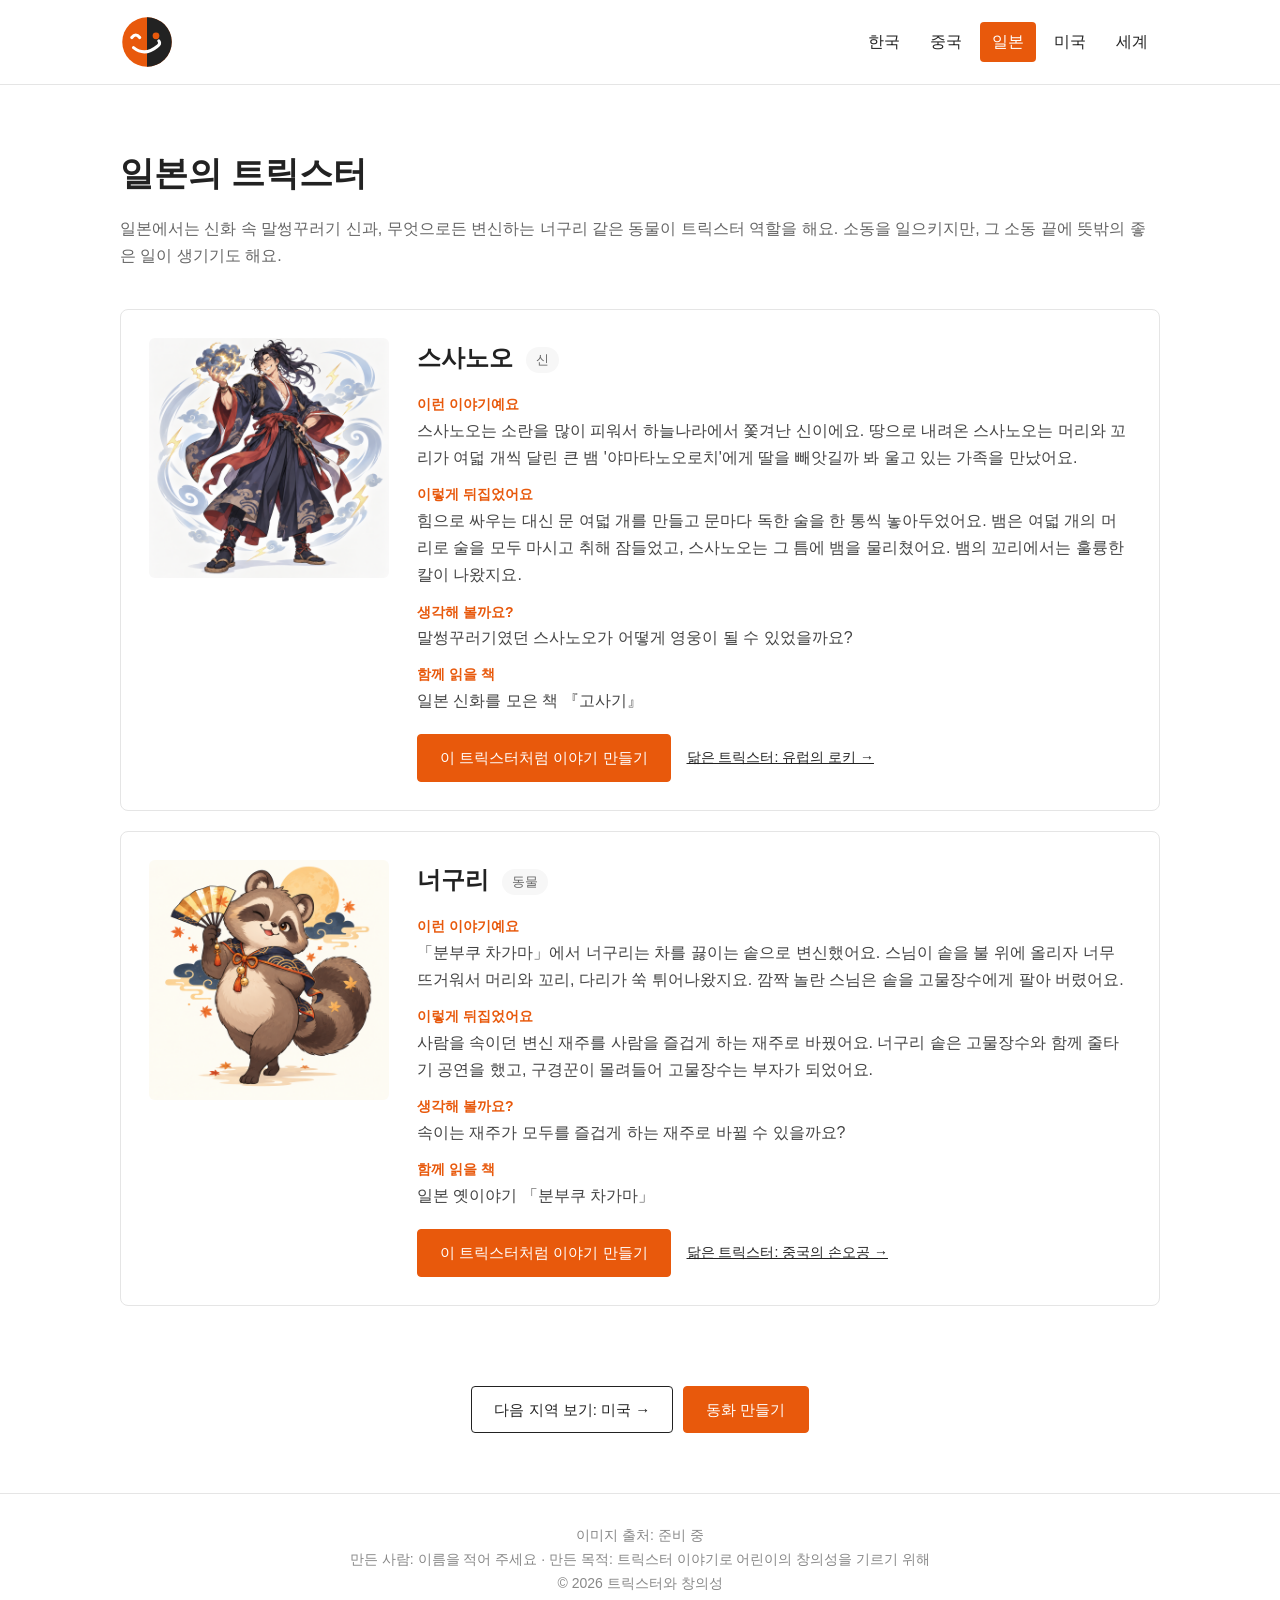
<file: html/japan.html>
<!DOCTYPE html>
<html lang="ko">
<head>
  <meta charset="UTF-8">
  <meta name="viewport" content="width=device-width, initial-scale=1.0">
  <title>일본의 트릭스터 | 트릭스터와 창의성</title>
  <link rel="icon" href="../img/logo.svg" type="image/svg+xml">
  <link rel="stylesheet" href="../css/common.css">
  <link rel="stylesheet" href="../css/region.css">
</head>
<body>

  <!-- ① 헤더 (메뉴) -->
  <header class="header">
    <div class="container header-inner">
      <a href="../index0930.html" class="logo" title="홈으로"><img src="../img/logo.svg" alt="트릭스터와 창의성 (홈으로)" class="logo-img"></a>

      <button type="button" class="menu-toggle" aria-label="메뉴 열기">
        <span></span><span></span><span></span>
      </button>

      <nav>
        <ul class="nav-menu">
          <li><a href="korea.html">한국</a></li>
          <li><a href="china.html">중국</a></li>
          <li><a href="japan.html" class="active">일본</a></li>
          <li><a href="usa.html">미국</a></li>
          <li><a href="world.html">세계</a></li>
        </ul>
      </nav>
    </div>
  </header>

  <main>
    <!-- ② 지역 소개 -->
    <section class="page-intro">
      <div class="container">
        <h1>일본의 트릭스터</h1>
        <p>
          일본에서는 신화 속 말썽꾸러기 신과, 무엇으로든 변신하는 너구리 같은 동물이 트릭스터 역할을 해요.
          소동을 일으키지만, 그 소동 끝에 뜻밖의 좋은 일이 생기기도 해요.
        </p>
      </div>
    </section>

    <!-- ④ 트릭스터 카드 목록 -->
    <section class="card-list">
      <div class="container">

        <!-- 카드 1: 스사노오 -->
        <article class="region-card" id="susanoo">
          <img src="../img/j_susano.png" alt="손 위에 번개 구름을 띄우고 웃고 있는 스사노오" class="card-img">
          <div class="card-body">
            <h3>스사노오 <span class="type">신</span></h3>
            <dl class="card-info">
              <dt>이런 이야기예요</dt>
              <dd>
                스사노오는 소란을 많이 피워서 하늘나라에서 쫓겨난 신이에요. 땅으로 내려온 스사노오는
                머리와 꼬리가 여덟 개씩 달린 큰 뱀 '야마타노오로치'에게 딸을 빼앗길까 봐 울고 있는 가족을 만났어요.
              </dd>
              <dt>이렇게 뒤집었어요</dt>
              <dd>
                힘으로 싸우는 대신 문 여덟 개를 만들고 문마다 독한 술을 한 통씩 놓아두었어요.
                뱀은 여덟 개의 머리로 술을 모두 마시고 취해 잠들었고, 스사노오는 그 틈에 뱀을 물리쳤어요.
                뱀의 꼬리에서는 훌륭한 칼이 나왔지요.
              </dd>
              <dt>생각해 볼까요?</dt>
              <dd>말썽꾸러기였던 스사노오가 어떻게 영웅이 될 수 있었을까요?</dd>
              <dt>함께 읽을 책</dt>
              <dd>일본 신화를 모은 책 『고사기』</dd>
            </dl>
            <div class="card-buttons">
              <a href="../index0930.html?hero=스사노오#write" class="btn btn-dark">이 트릭스터처럼 이야기 만들기</a>
              <a href="world.html#europe" class="similar-link">닮은 트릭스터: 유럽의 로키 →</a>
            </div>
          </div>
        </article>

        <!-- 카드 2: 너구리 -->
        <article class="region-card" id="tanuki">
          <img src="../img/j_neguri.png" alt="부채를 들고 보름달 앞에서 춤추는 너구리" class="card-img">
          <div class="card-body">
            <h3>너구리 <span class="type">동물</span></h3>
            <dl class="card-info">
              <dt>이런 이야기예요</dt>
              <dd>
                「분부쿠 차가마」에서 너구리는 차를 끓이는 솥으로 변신했어요. 스님이 솥을 불 위에 올리자
                너무 뜨거워서 머리와 꼬리, 다리가 쑥 튀어나왔지요. 깜짝 놀란 스님은 솥을 고물장수에게 팔아 버렸어요.
              </dd>
              <dt>이렇게 뒤집었어요</dt>
              <dd>
                사람을 속이던 변신 재주를 사람을 즐겁게 하는 재주로 바꿨어요. 너구리 솥은 고물장수와 함께
                줄타기 공연을 했고, 구경꾼이 몰려들어 고물장수는 부자가 되었어요.
              </dd>
              <dt>생각해 볼까요?</dt>
              <dd>속이는 재주가 모두를 즐겁게 하는 재주로 바뀔 수 있을까요?</dd>
              <dt>함께 읽을 책</dt>
              <dd>일본 옛이야기 「분부쿠 차가마」</dd>
            </dl>
            <div class="card-buttons">
              <a href="../index0930.html?hero=너구리#write" class="btn btn-dark">이 트릭스터처럼 이야기 만들기</a>
              <a href="china.html#wukong" class="similar-link">닮은 트릭스터: 중국의 손오공 →</a>
            </div>
          </div>
        </article>

      </div>
    </section>

    <!-- ⑤ 다음 지역 안내 -->
    <div class="container next-nav">
      <a href="usa.html" class="btn">다음 지역 보기: 미국 →</a>
      <a href="../index0930.html#write" class="btn btn-dark">동화 만들기</a>
    </div>
  </main>

  <!-- ⑥ 푸터 -->
  <footer class="footer">
    <div class="container">
      <p>이미지 출처: 준비 중</p>
      <p>만든 사람: 이름을 적어 주세요 · 만든 목적: 트릭스터 이야기로 어린이의 창의성을 기르기 위해</p>
      <p>&copy; <span id="year"></span> 트릭스터와 창의성</p>
    </div>
  </footer>

  <script src="../js/common.js"></script>
</body>
</html>
</file>
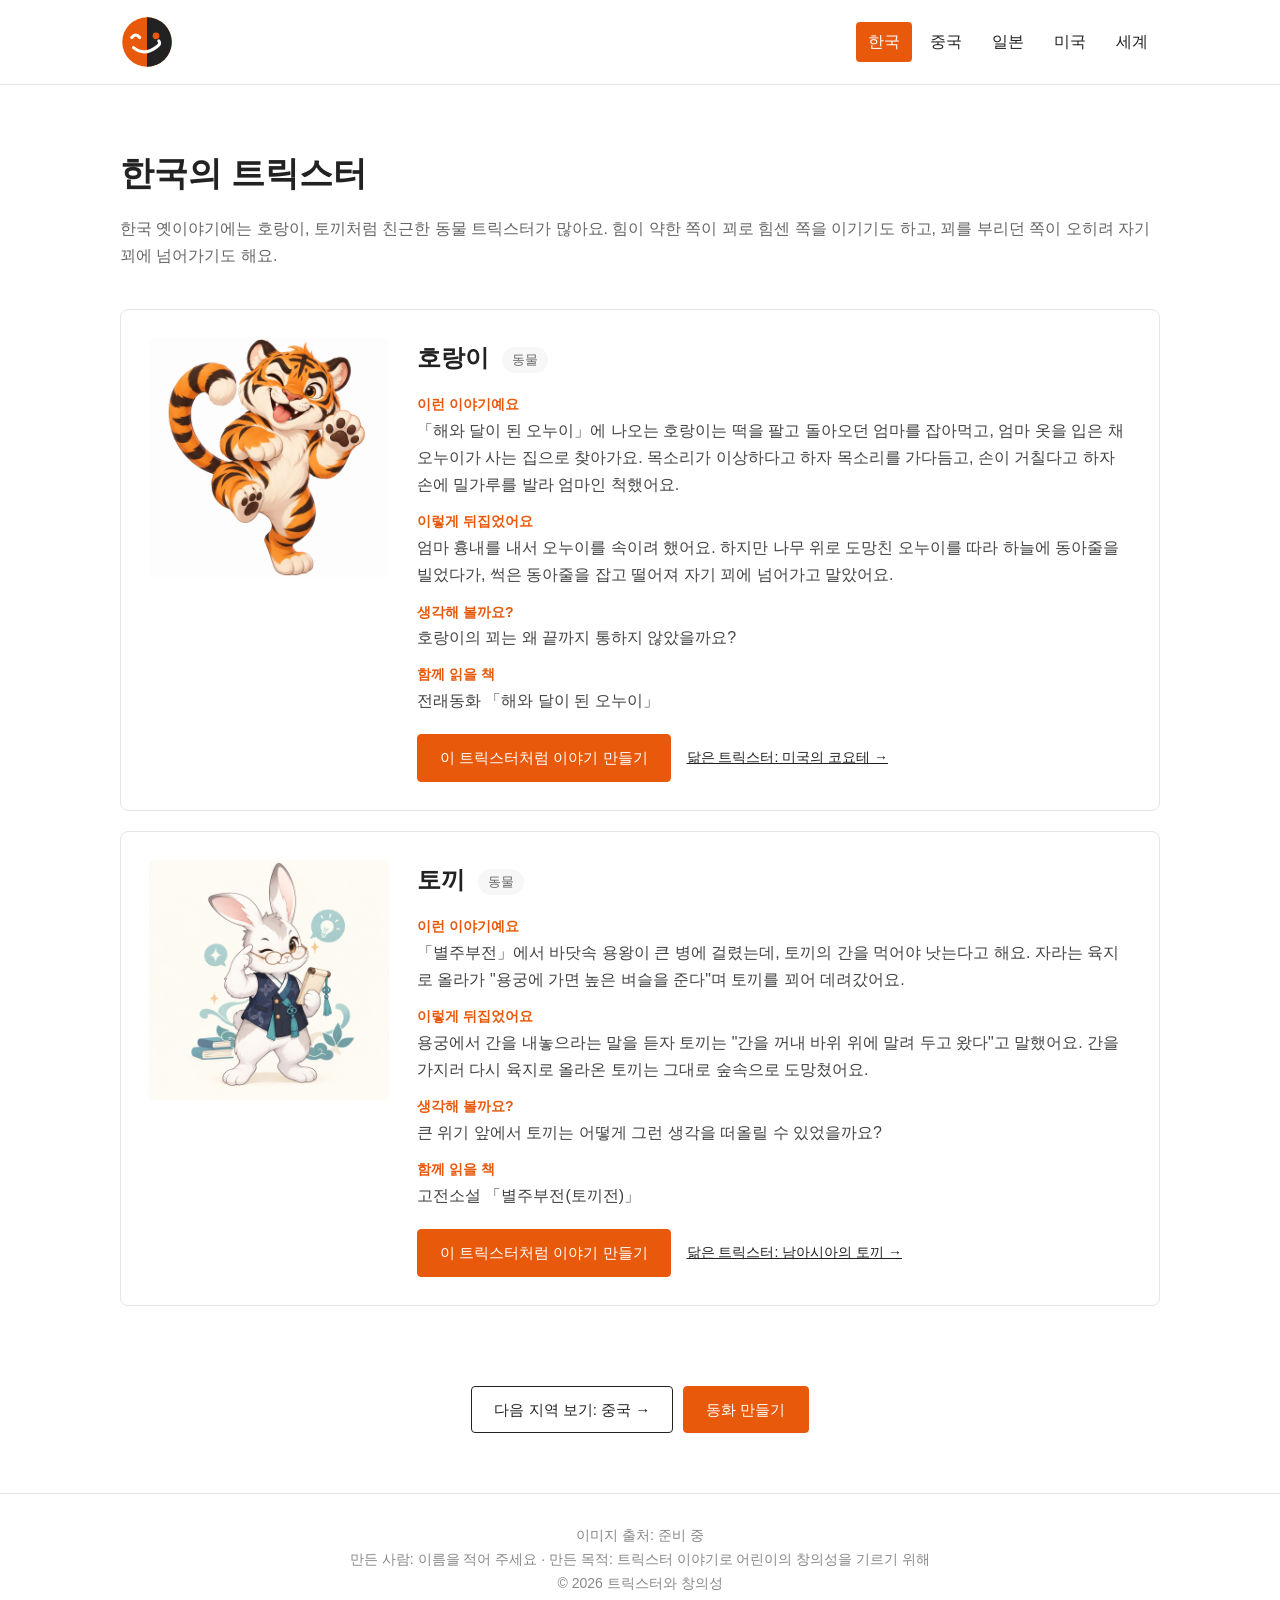
<file: html/korea.html>
<!DOCTYPE html>
<html lang="ko">
<head>
  <meta charset="UTF-8">
  <meta name="viewport" content="width=device-width, initial-scale=1.0">
  <title>한국의 트릭스터 | 트릭스터와 창의성</title>
  <link rel="icon" href="../img/logo.svg" type="image/svg+xml">
  <link rel="stylesheet" href="../css/common.css">
  <link rel="stylesheet" href="../css/region.css">
</head>
<body>

  <!-- ① 헤더 (메뉴) -->
  <header class="header">
    <div class="container header-inner">
      <a href="../index0930.html" class="logo" title="홈으로"><img src="../img/logo.svg" alt="트릭스터와 창의성 (홈으로)" class="logo-img"></a>

      <button type="button" class="menu-toggle" aria-label="메뉴 열기">
        <span></span><span></span><span></span>
      </button>

      <nav>
        <ul class="nav-menu">
          <li><a href="korea.html" class="active">한국</a></li>
          <li><a href="china.html">중국</a></li>
          <li><a href="japan.html">일본</a></li>
          <li><a href="usa.html">미국</a></li>
          <li><a href="world.html">세계</a></li>
        </ul>
      </nav>
    </div>
  </header>

  <main>
    <!-- ② 지역 소개 -->
    <section class="page-intro">
      <div class="container">
        <h1>한국의 트릭스터</h1>
        <p>
          한국 옛이야기에는 호랑이, 토끼처럼 친근한 동물 트릭스터가 많아요.
          힘이 약한 쪽이 꾀로 힘센 쪽을 이기기도 하고, 꾀를 부리던 쪽이 오히려 자기 꾀에 넘어가기도 해요.
        </p>
      </div>
    </section>

    <!-- ④ 트릭스터 카드 목록 -->
    <section class="card-list">
      <div class="container">

        <!-- 카드 1: 호랑이 -->
        <article class="region-card" id="tiger">
          <img src="../img/k_tiger.png" alt="한쪽 눈을 찡긋하며 장난스럽게 춤추는 호랑이" class="card-img">
          <div class="card-body">
            <h3>호랑이 <span class="type">동물</span></h3>
            <dl class="card-info">
              <dt>이런 이야기예요</dt>
              <dd>
                「해와 달이 된 오누이」에 나오는 호랑이는 떡을 팔고 돌아오던 엄마를 잡아먹고,
                엄마 옷을 입은 채 오누이가 사는 집으로 찾아가요. 목소리가 이상하다고 하자 목소리를 가다듬고,
                손이 거칠다고 하자 손에 밀가루를 발라 엄마인 척했어요.
              </dd>
              <dt>이렇게 뒤집었어요</dt>
              <dd>
                엄마 흉내를 내서 오누이를 속이려 했어요. 하지만 나무 위로 도망친 오누이를 따라 하늘에
                동아줄을 빌었다가, 썩은 동아줄을 잡고 떨어져 자기 꾀에 넘어가고 말았어요.
              </dd>
              <dt>생각해 볼까요?</dt>
              <dd>호랑이의 꾀는 왜 끝까지 통하지 않았을까요?</dd>
              <dt>함께 읽을 책</dt>
              <dd>전래동화 「해와 달이 된 오누이」</dd>
            </dl>
            <div class="card-buttons">
              <a href="../index0930.html?hero=호랑이#write" class="btn btn-dark">이 트릭스터처럼 이야기 만들기</a>
              <a href="usa.html#coyote" class="similar-link">닮은 트릭스터: 미국의 코요테 →</a>
            </div>
          </div>
        </article>

        <!-- 카드 2: 토끼 -->
        <article class="region-card" id="rabbit">
          <img src="../img/k_rabit.png" alt="한복 조끼에 안경을 쓰고 두루마리를 든 채 한쪽 눈을 찡긋하는 토끼" class="card-img">
          <div class="card-body">
            <h3>토끼 <span class="type">동물</span></h3>
            <dl class="card-info">
              <dt>이런 이야기예요</dt>
              <dd>
                「별주부전」에서 바닷속 용왕이 큰 병에 걸렸는데, 토끼의 간을 먹어야 낫는다고 해요.
                자라는 육지로 올라가 "용궁에 가면 높은 벼슬을 준다"며 토끼를 꾀어 데려갔어요.
              </dd>
              <dt>이렇게 뒤집었어요</dt>
              <dd>
                용궁에서 간을 내놓으라는 말을 듣자 토끼는 "간을 꺼내 바위 위에 말려 두고 왔다"고 말했어요.
                간을 가지러 다시 육지로 올라온 토끼는 그대로 숲속으로 도망쳤어요.
              </dd>
              <dt>생각해 볼까요?</dt>
              <dd>큰 위기 앞에서 토끼는 어떻게 그런 생각을 떠올릴 수 있었을까요?</dd>
              <dt>함께 읽을 책</dt>
              <dd>고전소설 「별주부전(토끼전)」</dd>
            </dl>
            <div class="card-buttons">
              <a href="../index0930.html?hero=토끼#write" class="btn btn-dark">이 트릭스터처럼 이야기 만들기</a>
              <a href="world.html#south-asia" class="similar-link">닮은 트릭스터: 남아시아의 토끼 →</a>
            </div>
          </div>
        </article>

      </div>
    </section>

    <!-- ⑤ 다음 지역 안내 -->
    <div class="container next-nav">
      <a href="china.html" class="btn">다음 지역 보기: 중국 →</a>
      <a href="../index0930.html#write" class="btn btn-dark">동화 만들기</a>
    </div>
  </main>

  <!-- ⑥ 푸터 -->
  <footer class="footer">
    <div class="container">
      <p>이미지 출처: 준비 중</p>
      <p>만든 사람: 이름을 적어 주세요 · 만든 목적: 트릭스터 이야기로 어린이의 창의성을 기르기 위해</p>
      <p>&copy; <span id="year"></span> 트릭스터와 창의성</p>
    </div>
  </footer>

  <script src="../js/common.js"></script>
</body>
</html>
</file>
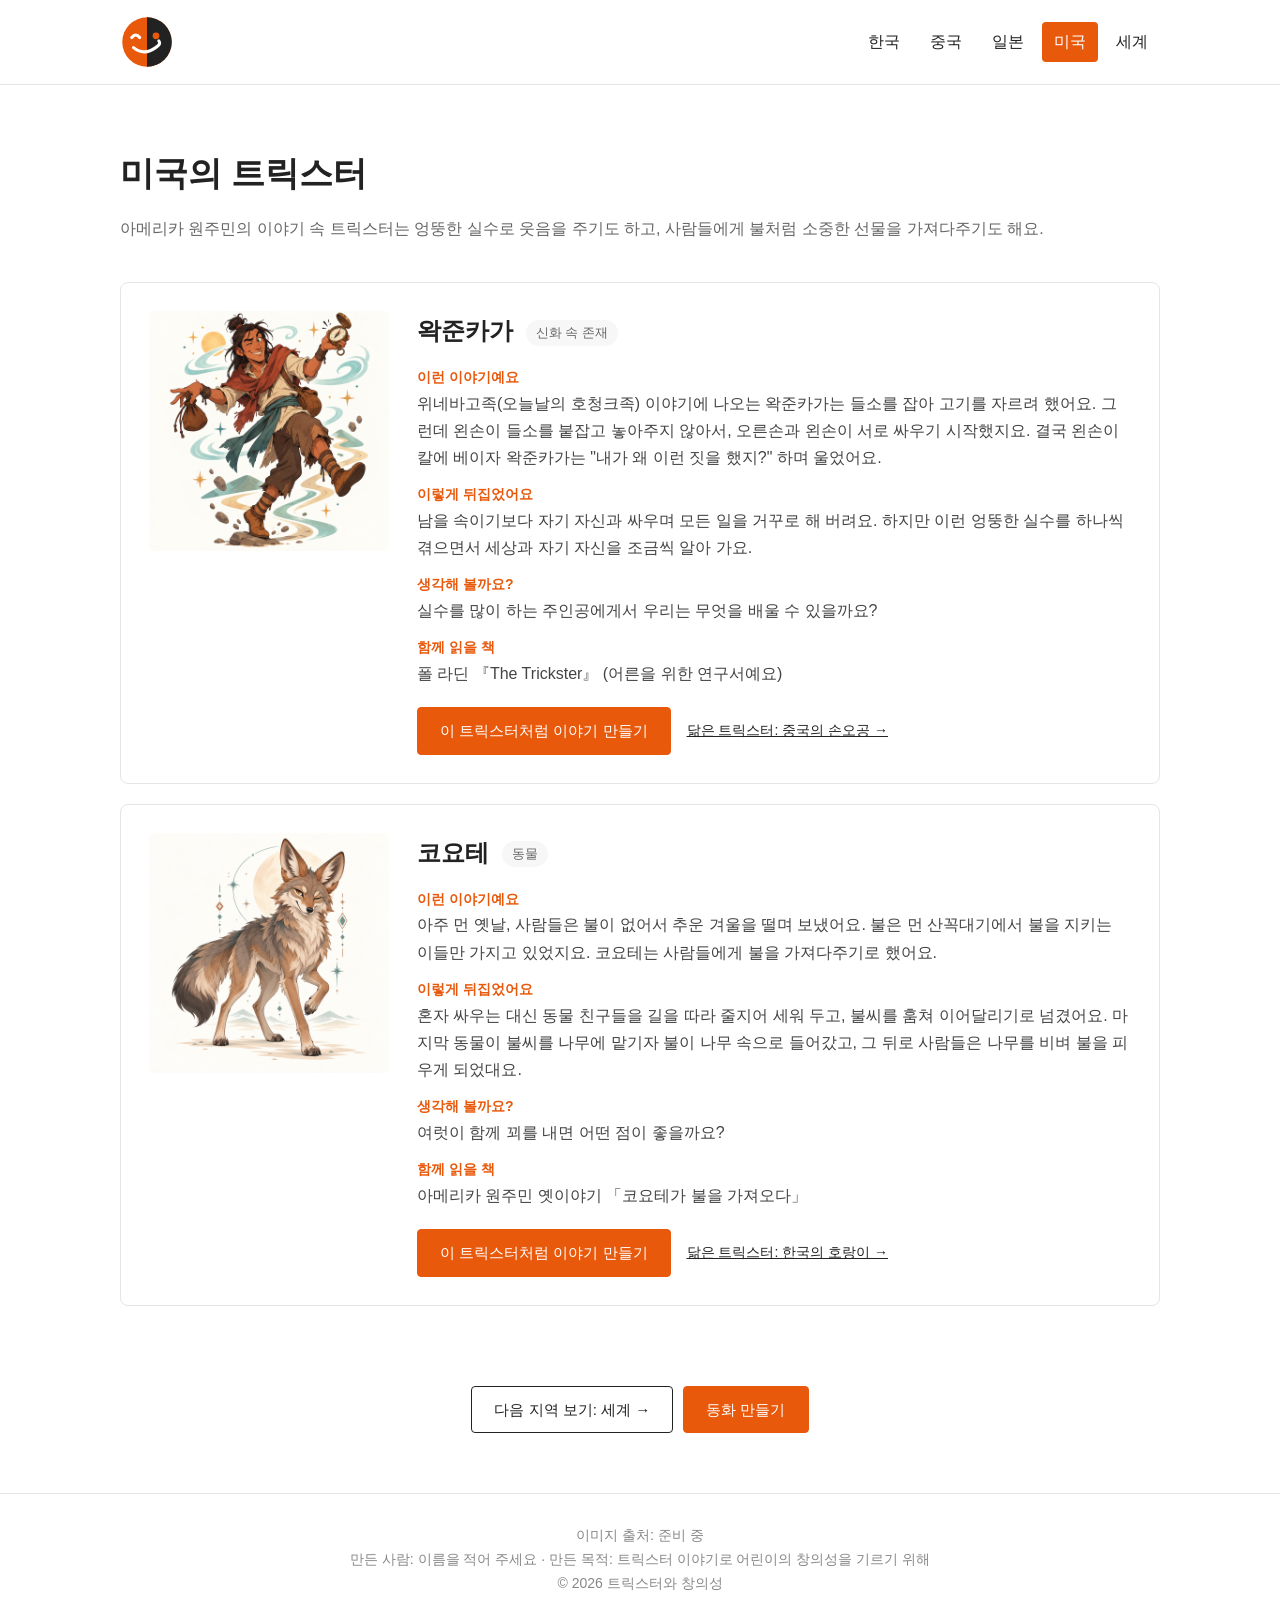
<file: html/usa.html>
<!DOCTYPE html>
<html lang="ko">
<head>
  <meta charset="UTF-8">
  <meta name="viewport" content="width=device-width, initial-scale=1.0">
  <title>미국의 트릭스터 | 트릭스터와 창의성</title>
  <link rel="icon" href="../img/logo.svg" type="image/svg+xml">
  <link rel="stylesheet" href="../css/common.css">
  <link rel="stylesheet" href="../css/region.css">
</head>
<body>

  <!-- ① 헤더 (메뉴) -->
  <header class="header">
    <div class="container header-inner">
      <a href="../index0930.html" class="logo" title="홈으로"><img src="../img/logo.svg" alt="트릭스터와 창의성 (홈으로)" class="logo-img"></a>

      <button type="button" class="menu-toggle" aria-label="메뉴 열기">
        <span></span><span></span><span></span>
      </button>

      <nav>
        <ul class="nav-menu">
          <li><a href="korea.html">한국</a></li>
          <li><a href="china.html">중국</a></li>
          <li><a href="japan.html">일본</a></li>
          <li><a href="usa.html" class="active">미국</a></li>
          <li><a href="world.html">세계</a></li>
        </ul>
      </nav>
    </div>
  </header>

  <main>
    <!-- ② 지역 소개 -->
    <section class="page-intro">
      <div class="container">
        <h1>미국의 트릭스터</h1>
        <p>
          아메리카 원주민의 이야기 속 트릭스터는 엉뚱한 실수로 웃음을 주기도 하고,
          사람들에게 불처럼 소중한 선물을 가져다주기도 해요.
        </p>
      </div>
    </section>

    <!-- ④ 트릭스터 카드 목록 -->
    <section class="card-list">
      <div class="container">

        <!-- 카드 1: 왁준카가 -->
        <article class="region-card" id="wakdjunkaga">
          <img src="../img/a_wakjun.png" alt="한쪽 눈을 찡긋하며 발을 번쩍 들고 걸어가는 왁준카가" class="card-img">
          <div class="card-body">
            <h3>왁준카가 <span class="type">신화 속 존재</span></h3>
            <dl class="card-info">
              <dt>이런 이야기예요</dt>
              <dd>
                위네바고족(오늘날의 호청크족) 이야기에 나오는 왁준카가는 들소를 잡아 고기를 자르려 했어요.
                그런데 왼손이 들소를 붙잡고 놓아주지 않아서, 오른손과 왼손이 서로 싸우기 시작했지요.
                결국 왼손이 칼에 베이자 왁준카가는 "내가 왜 이런 짓을 했지?" 하며 울었어요.
              </dd>
              <dt>이렇게 뒤집었어요</dt>
              <dd>
                남을 속이기보다 자기 자신과 싸우며 모든 일을 거꾸로 해 버려요.
                하지만 이런 엉뚱한 실수를 하나씩 겪으면서 세상과 자기 자신을 조금씩 알아 가요.
              </dd>
              <dt>생각해 볼까요?</dt>
              <dd>실수를 많이 하는 주인공에게서 우리는 무엇을 배울 수 있을까요?</dd>
              <dt>함께 읽을 책</dt>
              <dd>폴 라딘 『The Trickster』 (어른을 위한 연구서예요)</dd>
            </dl>
            <div class="card-buttons">
              <a href="../index0930.html?hero=왁준카가#write" class="btn btn-dark">이 트릭스터처럼 이야기 만들기</a>
              <a href="china.html#wukong" class="similar-link">닮은 트릭스터: 중국의 손오공 →</a>
            </div>
          </div>
        </article>

        <!-- 카드 2: 코요테 -->
        <article class="region-card" id="coyote">
          <img src="../img/a_coyote.png" alt="보름달 앞에서 한쪽 눈을 찡긋하는 코요테" class="card-img">
          <div class="card-body">
            <h3>코요테 <span class="type">동물</span></h3>
            <dl class="card-info">
              <dt>이런 이야기예요</dt>
              <dd>
                아주 먼 옛날, 사람들은 불이 없어서 추운 겨울을 떨며 보냈어요.
                불은 먼 산꼭대기에서 불을 지키는 이들만 가지고 있었지요. 코요테는 사람들에게 불을 가져다주기로 했어요.
              </dd>
              <dt>이렇게 뒤집었어요</dt>
              <dd>
                혼자 싸우는 대신 동물 친구들을 길을 따라 줄지어 세워 두고, 불씨를 훔쳐 이어달리기로 넘겼어요.
                마지막 동물이 불씨를 나무에 맡기자 불이 나무 속으로 들어갔고, 그 뒤로 사람들은 나무를 비벼 불을 피우게 되었대요.
              </dd>
              <dt>생각해 볼까요?</dt>
              <dd>여럿이 함께 꾀를 내면 어떤 점이 좋을까요?</dd>
              <dt>함께 읽을 책</dt>
              <dd>아메리카 원주민 옛이야기 「코요테가 불을 가져오다」</dd>
            </dl>
            <div class="card-buttons">
              <a href="../index0930.html?hero=코요테#write" class="btn btn-dark">이 트릭스터처럼 이야기 만들기</a>
              <a href="korea.html#tiger" class="similar-link">닮은 트릭스터: 한국의 호랑이 →</a>
            </div>
          </div>
        </article>

      </div>
    </section>

    <!-- ⑤ 다음 지역 안내 -->
    <div class="container next-nav">
      <a href="world.html" class="btn">다음 지역 보기: 세계 →</a>
      <a href="../index0930.html#write" class="btn btn-dark">동화 만들기</a>
    </div>
  </main>

  <!-- ⑥ 푸터 -->
  <footer class="footer">
    <div class="container">
      <p>이미지 출처: 준비 중</p>
      <p>만든 사람: 이름을 적어 주세요 · 만든 목적: 트릭스터 이야기로 어린이의 창의성을 기르기 위해</p>
      <p>&copy; <span id="year"></span> 트릭스터와 창의성</p>
    </div>
  </footer>

  <script src="../js/common.js"></script>
</body>
</html>
</file>
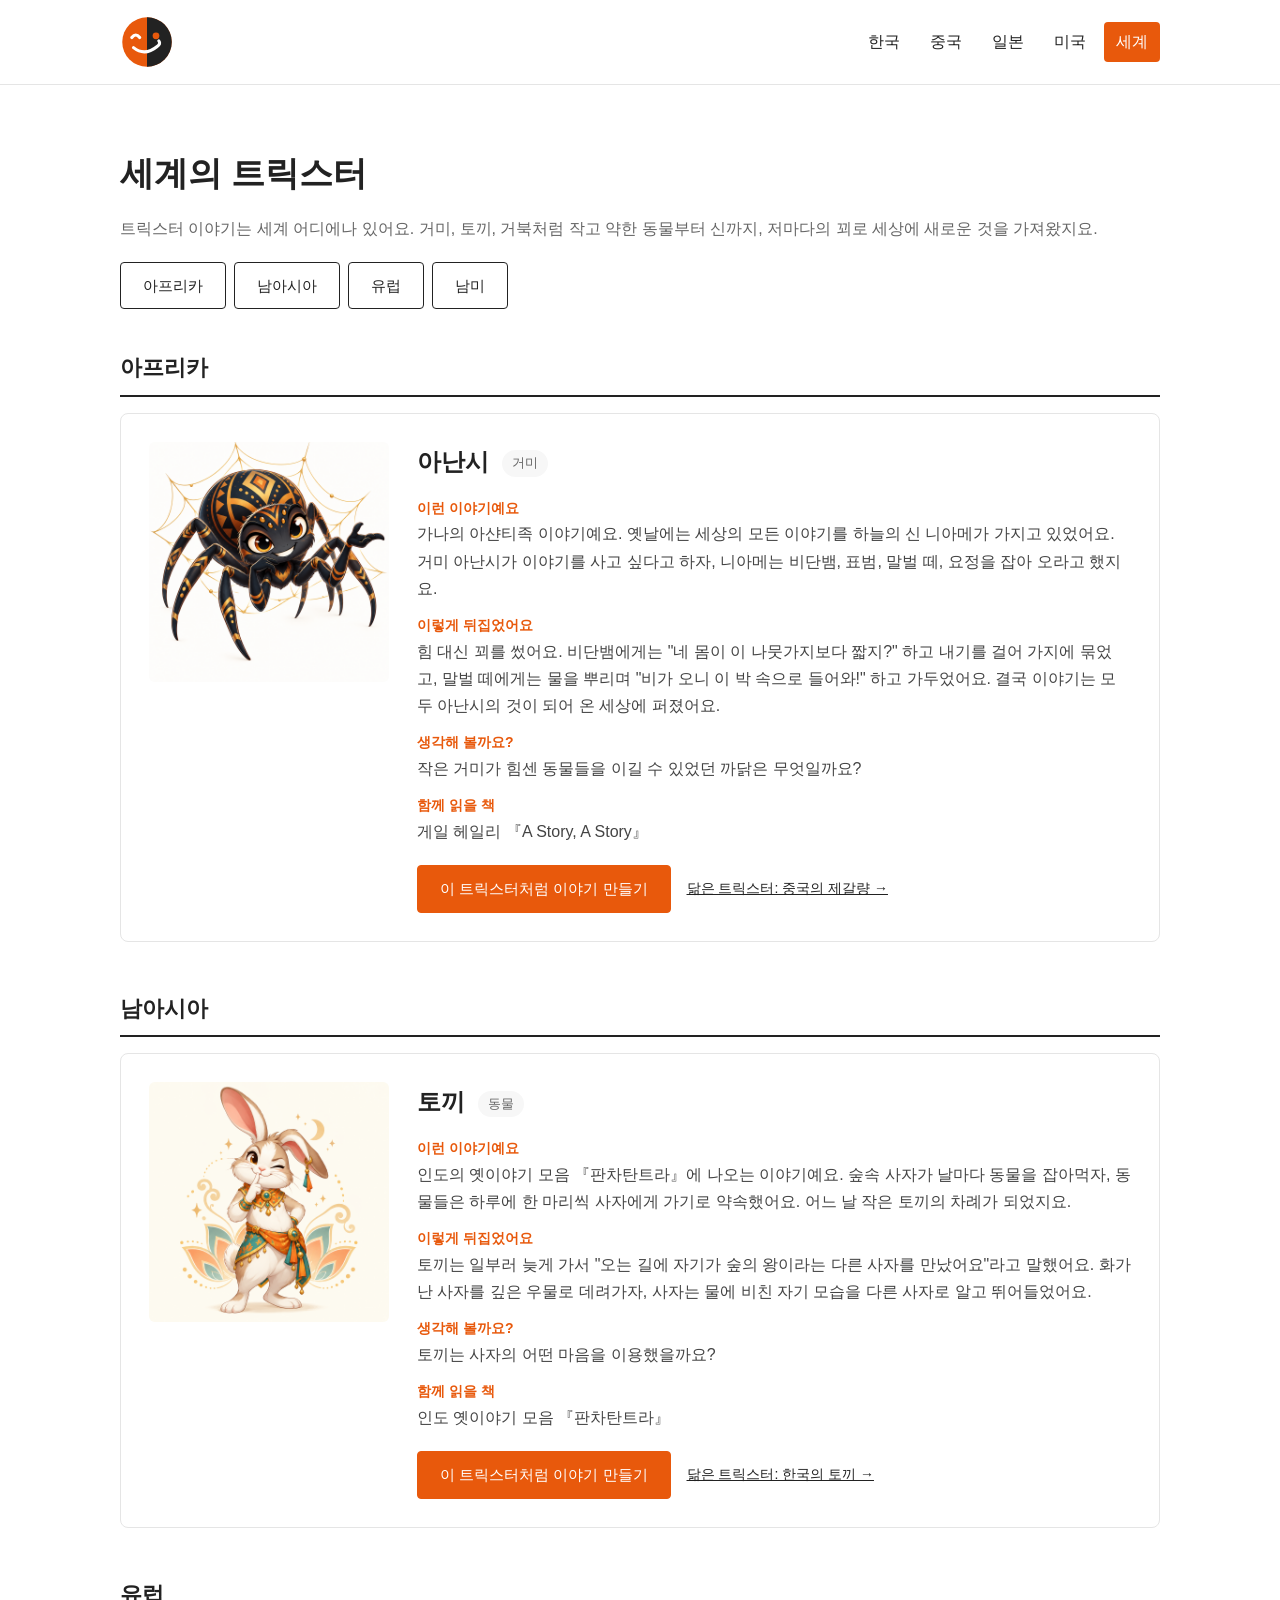
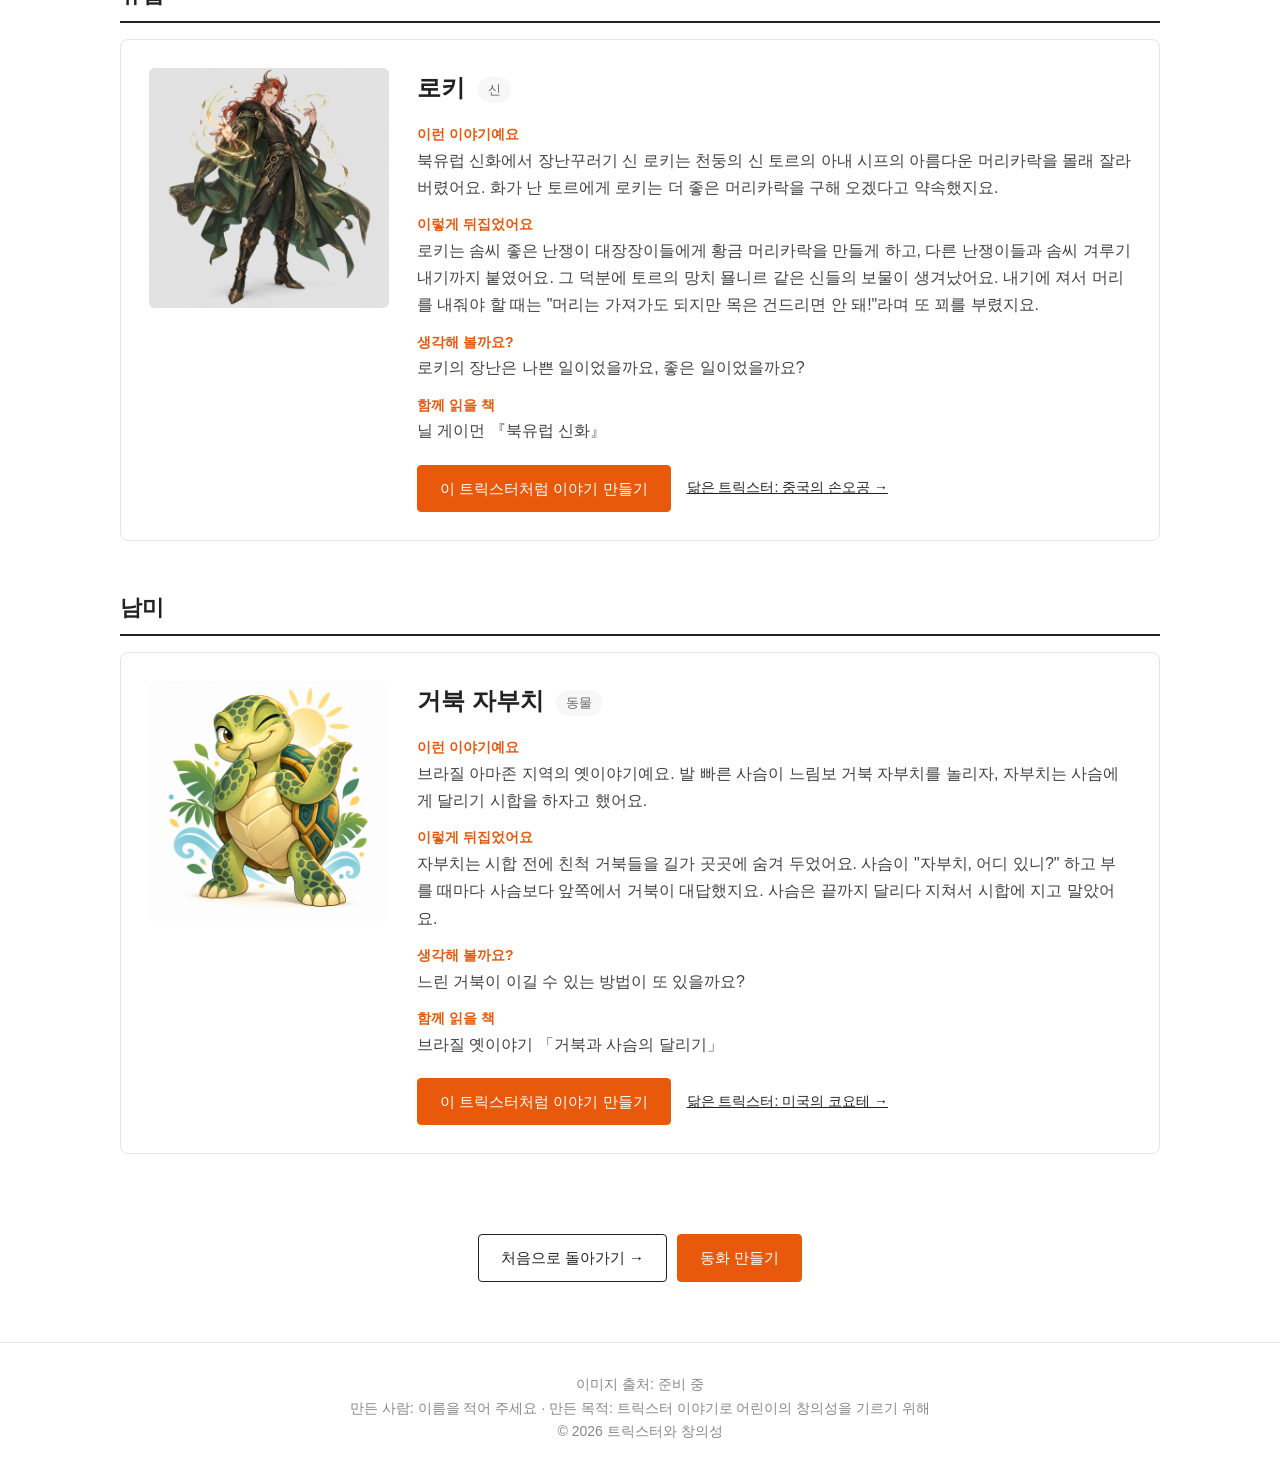
<file: html/world.html>
<!DOCTYPE html>
<html lang="ko">
<head>
  <meta charset="UTF-8">
  <meta name="viewport" content="width=device-width, initial-scale=1.0">
  <title>세계의 트릭스터 | 트릭스터와 창의성</title>
  <link rel="icon" href="../img/logo.svg" type="image/svg+xml">
  <link rel="stylesheet" href="../css/common.css">
  <link rel="stylesheet" href="../css/region.css">
</head>
<body>

  <!-- ① 헤더 (메뉴) -->
  <header class="header">
    <div class="container header-inner">
      <a href="../index0930.html" class="logo" title="홈으로"><img src="../img/logo.svg" alt="트릭스터와 창의성 (홈으로)" class="logo-img"></a>

      <button type="button" class="menu-toggle" aria-label="메뉴 열기">
        <span></span><span></span><span></span>
      </button>

      <nav>
        <ul class="nav-menu">
          <li><a href="korea.html">한국</a></li>
          <li><a href="china.html">중국</a></li>
          <li><a href="japan.html">일본</a></li>
          <li><a href="usa.html">미국</a></li>
          <li><a href="world.html" class="active">세계</a></li>
        </ul>
      </nav>
    </div>
  </header>

  <main>
    <!-- ② 지역 소개 -->
    <section class="page-intro">
      <div class="container">
        <h1>세계의 트릭스터</h1>
        <p>
          트릭스터 이야기는 세계 어디에나 있어요. 거미, 토끼, 거북처럼 작고 약한 동물부터 신까지,
          저마다의 꾀로 세상에 새로운 것을 가져왔지요.
        </p>

        <!-- ③ 지역 바로가기 (세계 페이지에만 있음) -->
        <div class="jump-menu">
          <a href="#africa" class="btn">아프리카</a>
          <a href="#south-asia" class="btn">남아시아</a>
          <a href="#europe" class="btn">유럽</a>
          <a href="#south-america" class="btn">남미</a>
        </div>
      </div>
    </section>

    <!-- ④ 트릭스터 카드 목록 -->
    <section class="card-list">
      <div class="container">

        <!-- 아프리카 -->
        <h2 class="area-title" id="africa">아프리카</h2>
        <article class="region-card" id="anansi">
          <img src="../img/af_anancy.png" alt="거미줄 앞에서 턱을 괴고 웃고 있는 거미 아난시" class="card-img">
          <div class="card-body">
            <h3>아난시 <span class="type">거미</span></h3>
            <dl class="card-info">
              <dt>이런 이야기예요</dt>
              <dd>
                가나의 아샨티족 이야기예요. 옛날에는 세상의 모든 이야기를 하늘의 신 니아메가 가지고 있었어요.
                거미 아난시가 이야기를 사고 싶다고 하자, 니아메는 비단뱀, 표범, 말벌 떼, 요정을 잡아 오라고 했지요.
              </dd>
              <dt>이렇게 뒤집었어요</dt>
              <dd>
                힘 대신 꾀를 썼어요. 비단뱀에게는 "네 몸이 이 나뭇가지보다 짧지?" 하고 내기를 걸어 가지에 묶었고,
                말벌 떼에게는 물을 뿌리며 "비가 오니 이 박 속으로 들어와!" 하고 가두었어요.
                결국 이야기는 모두 아난시의 것이 되어 온 세상에 퍼졌어요.
              </dd>
              <dt>생각해 볼까요?</dt>
              <dd>작은 거미가 힘센 동물들을 이길 수 있었던 까닭은 무엇일까요?</dd>
              <dt>함께 읽을 책</dt>
              <dd>게일 헤일리 『A Story, A Story』</dd>
            </dl>
            <div class="card-buttons">
              <a href="../index0930.html?hero=아난시#write" class="btn btn-dark">이 트릭스터처럼 이야기 만들기</a>
              <a href="china.html#zhuge-liang" class="similar-link">닮은 트릭스터: 중국의 제갈량 →</a>
            </div>
          </div>
        </article>

        <!-- 남아시아 -->
        <h2 class="area-title" id="south-asia">남아시아</h2>
        <article class="region-card" id="hare">
          <img src="../img/na_thoky.png" alt="손가락을 입에 대고 한쪽 눈을 찡긋하는 토끼" class="card-img">
          <div class="card-body">
            <h3>토끼 <span class="type">동물</span></h3>
            <dl class="card-info">
              <dt>이런 이야기예요</dt>
              <dd>
                인도의 옛이야기 모음 『판차탄트라』에 나오는 이야기예요. 숲속 사자가 날마다 동물을 잡아먹자,
                동물들은 하루에 한 마리씩 사자에게 가기로 약속했어요. 어느 날 작은 토끼의 차례가 되었지요.
              </dd>
              <dt>이렇게 뒤집었어요</dt>
              <dd>
                토끼는 일부러 늦게 가서 "오는 길에 자기가 숲의 왕이라는 다른 사자를 만났어요"라고 말했어요.
                화가 난 사자를 깊은 우물로 데려가자, 사자는 물에 비친 자기 모습을 다른 사자로 알고 뛰어들었어요.
              </dd>
              <dt>생각해 볼까요?</dt>
              <dd>토끼는 사자의 어떤 마음을 이용했을까요?</dd>
              <dt>함께 읽을 책</dt>
              <dd>인도 옛이야기 모음 『판차탄트라』</dd>
            </dl>
            <div class="card-buttons">
              <a href="../index0930.html?hero=토끼#write" class="btn btn-dark">이 트릭스터처럼 이야기 만들기</a>
              <a href="korea.html#rabbit" class="similar-link">닮은 트릭스터: 한국의 토끼 →</a>
            </div>
          </div>
        </article>

        <!-- 유럽 -->
        <h2 class="area-title" id="europe">유럽</h2>
        <article class="region-card" id="loki">
          <img src="../img/eu_roky.png" alt="초록 망토를 두르고 손끝에 마법 빛을 띄운 로키" class="card-img">
          <div class="card-body">
            <h3>로키 <span class="type">신</span></h3>
            <dl class="card-info">
              <dt>이런 이야기예요</dt>
              <dd>
                북유럽 신화에서 장난꾸러기 신 로키는 천둥의 신 토르의 아내 시프의 아름다운 머리카락을 몰래 잘라 버렸어요.
                화가 난 토르에게 로키는 더 좋은 머리카락을 구해 오겠다고 약속했지요.
              </dd>
              <dt>이렇게 뒤집었어요</dt>
              <dd>
                로키는 솜씨 좋은 난쟁이 대장장이들에게 황금 머리카락을 만들게 하고, 다른 난쟁이들과 솜씨 겨루기 내기까지 붙였어요.
                그 덕분에 토르의 망치 묠니르 같은 신들의 보물이 생겨났어요. 내기에 져서 머리를 내줘야 할 때는
                "머리는 가져가도 되지만 목은 건드리면 안 돼!"라며 또 꾀를 부렸지요.
              </dd>
              <dt>생각해 볼까요?</dt>
              <dd>로키의 장난은 나쁜 일이었을까요, 좋은 일이었을까요?</dd>
              <dt>함께 읽을 책</dt>
              <dd>닐 게이먼 『북유럽 신화』</dd>
            </dl>
            <div class="card-buttons">
              <a href="../index0930.html?hero=로키#write" class="btn btn-dark">이 트릭스터처럼 이야기 만들기</a>
              <a href="china.html#wukong" class="similar-link">닮은 트릭스터: 중국의 손오공 →</a>
            </div>
          </div>
        </article>

        <!-- 남미 -->
        <h2 class="area-title" id="south-america">남미</h2>
        <article class="region-card" id="jabuti">
          <img src="../img/nam_totle.png" alt="야자수 잎 앞에서 한쪽 눈을 찡긋하는 거북 자부치" class="card-img">
          <div class="card-body">
            <h3>거북 자부치 <span class="type">동물</span></h3>
            <dl class="card-info">
              <dt>이런 이야기예요</dt>
              <dd>
                브라질 아마존 지역의 옛이야기예요. 발 빠른 사슴이 느림보 거북 자부치를 놀리자,
                자부치는 사슴에게 달리기 시합을 하자고 했어요.
              </dd>
              <dt>이렇게 뒤집었어요</dt>
              <dd>
                자부치는 시합 전에 친척 거북들을 길가 곳곳에 숨겨 두었어요. 사슴이 "자부치, 어디 있니?" 하고 부를 때마다
                사슴보다 앞쪽에서 거북이 대답했지요. 사슴은 끝까지 달리다 지쳐서 시합에 지고 말았어요.
              </dd>
              <dt>생각해 볼까요?</dt>
              <dd>느린 거북이 이길 수 있는 방법이 또 있을까요?</dd>
              <dt>함께 읽을 책</dt>
              <dd>브라질 옛이야기 「거북과 사슴의 달리기」</dd>
            </dl>
            <div class="card-buttons">
              <a href="../index0930.html?hero=거북#write" class="btn btn-dark">이 트릭스터처럼 이야기 만들기</a>
              <a href="usa.html#coyote" class="similar-link">닮은 트릭스터: 미국의 코요테 →</a>
            </div>
          </div>
        </article>

      </div>
    </section>

    <!-- ⑤ 다음 안내 (마지막 지역이라 홈으로) -->
    <div class="container next-nav">
      <a href="../index0930.html" class="btn">처음으로 돌아가기 →</a>
      <a href="../index0930.html#write" class="btn btn-dark">동화 만들기</a>
    </div>
  </main>

  <!-- ⑥ 푸터 -->
  <footer class="footer">
    <div class="container">
      <p>이미지 출처: 준비 중</p>
      <p>만든 사람: 이름을 적어 주세요 · 만든 목적: 트릭스터 이야기로 어린이의 창의성을 기르기 위해</p>
      <p>&copy; <span id="year"></span> 트릭스터와 창의성</p>
    </div>
  </footer>

  <script src="../js/common.js"></script>
</body>
</html>
</file>
<file: css/common.css>
/* =========================================
   common.css
   모든 페이지가 함께 쓰는 스타일 (기본 설정, 헤더, 버튼, 푸터)
   ========================================= */

/* ----- 색상 모음: 여기만 바꾸면 사이트 전체 색이 바뀌어요 ----- */
:root {
  --text-color: #222222;   /* 기본 글자색 */
  --sub-color: #666666;    /* 설명 글자색 */
  --point-color: #e8590c;  /* 강조색 (주요 버튼, 현재 메뉴) */
  --line-color: #e5e5e5;   /* 구분선 */
  --soft-bg: #f7f7f7;      /* 연한 회색 배경 */
}

/* ----- 기본 설정 ----- */
* {
  margin: 0;
  padding: 0;
  box-sizing: border-box;
}

html {
  scroll-behavior: smooth;
}

/* 링크로 이동했을 때 고정된 헤더에 제목이 가려지지 않게 */
[id] {
  scroll-margin-top: 100px;
}

body {
  font-family: "Noto Sans KR", "Malgun Gothic", sans-serif;
  background-color: #ffffff;
  color: var(--text-color);
  line-height: 1.7;
}

a {
  color: inherit;
  text-decoration: none;
}

ul {
  list-style: none;
}

/* 내용 폭을 가운데로 맞추는 상자 */
.container {
  max-width: 1080px;
  margin: 0 auto;
  padding: 0 20px;
}

/* 페이지 안의 큰 구역 */
.section {
  padding: 60px 0;
  border-top: 1px solid var(--line-color);
}

.section-title {
  font-size: 24px;
  margin-bottom: 16px;
}

/* ----- 헤더 ----- */
.header {
  position: sticky;
  top: 0;
  z-index: 10;
  background-color: #ffffff;
  border-bottom: 1px solid var(--line-color);
}

.header-inner {
  display: flex;
  justify-content: space-between;
  align-items: center;
  height: 84px;
}

.logo {
  display: block;
}

/* 로고 기호 (img/logo.svg) */
.logo-img {
  display: block;
  width: 54px;
  height: 54px;
  transition: transform 0.3s;
}

/* 마우스를 올리면 살짝 기울어지며 장난을 쳐요 */
.logo:hover .logo-img {
  transform: rotate(-12deg) scale(1.08);
}

.nav-menu {
  display: flex;
  gap: 6px;
}

.nav-menu a {
  display: block;
  padding: 6px 12px;
  border-radius: 4px;
}

.nav-menu a:hover {
  background-color: var(--soft-bg);
}

/* 지금 보고 있는 페이지의 메뉴 */
.nav-menu a.active {
  background-color: var(--point-color);
  color: #ffffff;
}

/* 휴대폰에서만 보이는 메뉴 열기 버튼 */
.menu-toggle {
  display: none;
  flex-direction: column;
  justify-content: center;
  gap: 4px;
  width: 40px;
  height: 36px;
  padding: 0 9px;
  border: 1px solid var(--text-color);
  border-radius: 4px;
  background-color: #ffffff;
  cursor: pointer;
}

.menu-toggle span {
  display: block;
  height: 2px;
  background-color: var(--text-color);
}

/* ----- 페이지 맨 위 소개 (지역, 동화 만들기, 게시판 페이지) ----- */
.page-intro {
  padding: 60px 0 40px;
}

.page-intro h1 {
  font-size: 34px;
  margin-bottom: 12px;
}

.page-intro p {
  color: var(--sub-color);
}

/* ----- 버튼 ----- */
.btn {
  display: inline-block;
  padding: 10px 22px;
  border: 1px solid var(--text-color);
  border-radius: 4px;
  background-color: #ffffff;
  color: var(--text-color);
  font-size: 15px;
  font-family: inherit;
  cursor: pointer;
}

.btn:hover {
  background-color: var(--soft-bg);
}

/* 다음 행동으로 이끄는 주요 버튼 */
.btn-dark {
  background-color: var(--point-color);
  border-color: var(--point-color);
  color: #ffffff;
}

.btn-dark:hover {
  background-color: #c94c0a;
}

/* ----- 이미지 자리 (나중에 <img>로 바꾸세요) ----- */
.img-box {
  display: flex;
  justify-content: center;
  align-items: center;
  background-color: #eeeeee;
  color: #999999;
  font-size: 14px;
  border-radius: 6px;
}

/* ----- 푸터 ----- */
.footer {
  padding: 30px 0;
  border-top: 1px solid var(--line-color);
  color: #888888;
  font-size: 14px;
  text-align: center;
}

/* ----- 휴대폰 화면 (768px 이하) ----- */
@media (max-width: 768px) {
  .menu-toggle {
    display: flex;
    margin-left: auto; /* 메뉴 열기 버튼을 오른쪽 끝으로 */
  }

  /* 메뉴는 평소에 숨겨 두고, 메뉴 열기 버튼을 누르면 보여줌 */
  .nav-menu {
    display: none;
    position: absolute;
    top: 84px;
    left: 0;
    right: 0;
    flex-direction: column;
    gap: 0;
    padding: 10px 20px;
    background-color: #ffffff;
    border-bottom: 1px solid var(--line-color);
  }

  .nav-menu.open {
    display: flex;
  }

  .nav-menu a {
    padding: 10px 12px;
  }

  .page-intro h1 {
    font-size: 26px;
  }

  .section {
    padding: 40px 0;
  }
}
</file>
<file: css/main.css>
/* =========================================
   main.css
   메인화면(index0930.html)에서만 쓰는 스타일
   ========================================= */

.section-desc {
  color: var(--sub-color);
  margin-bottom: 24px;
}

.board-link {
  display: inline-block;
  margin-left: 6px;
  color: var(--point-color);
  text-decoration: underline;
}

.center {
  text-align: center;
  margin-top: 28px;
}

/* ----- ② 히어로 ----- */
.hero {
  padding: 80px 0;
}

.hero-inner {
  display: flex;
  align-items: center;
  gap: 40px;
}

.hero-text {
  flex: 1;
}

.hero-label {
  color: var(--point-color);
  font-weight: bold;
  margin-bottom: 8px;
}

.hero h1 {
  font-size: 44px;
  line-height: 1.3;
  margin-bottom: 20px;
}

.hero-text p {
  margin-bottom: 8px;
}

.hero-buttons {
  display: flex;
  gap: 10px;
  margin-top: 24px;
}

/* 가로로 긴 그림: 글 옆 칸을 채우고 원래 비율 그대로 보여줌 */
.hero-img {
  display: block;
  flex: 1.2;
  min-width: 0;
  width: 100%;
  height: auto;
  border-radius: 8px;
}

/* ----- ③ 대표 트릭스터 카드 ----- */
.trickster-list {
  display: grid;
  grid-template-columns: repeat(4, 1fr); /* 한 줄에 4개 */
  gap: 16px;
}

.trickster-card {
  display: block;
  padding: 14px;
  border: 1px solid var(--line-color);
  border-radius: 8px;
}

.trickster-card:hover {
  border-color: var(--point-color);
}

/* 카드 그림: 정사각형으로 보여줌 (그림이 정사각형이라 잘리지 않아요) */
.card-img {
  display: block;
  width: 100%;
  aspect-ratio: 1 / 1;
  margin-bottom: 12px;
  object-fit: cover;
  border-radius: 6px;
  background-color: #eeeeee;
}

.trickster-card h3 {
  font-size: 17px;
  margin-bottom: 6px;
}

.trickster-card p {
  font-size: 14px;
  color: var(--sub-color);
}

/* ----- ③-2 트릭스터 관련 책 ----- */
.book-list {
  display: grid;
  grid-template-columns: repeat(5, 1fr); /* 한 줄에 5권 */
  gap: 20px;
}

/* 책 표지: 사진 대신 색과 제목으로 만든 책 모양 */
.book-cover {
  display: flex;
  flex-direction: column;
  justify-content: space-between;
  aspect-ratio: 3 / 4;
  width: 78%;
  margin: 0 auto 18px;
  padding: 22px 16px 16px 24px;
  border-radius: 3px 8px 8px 3px;
  color: #ffffff;
  /* 왼쪽 책등 그림자 + 책이 놓인 그림자 */
  box-shadow:
    inset 8px 0 0 rgba(0, 0, 0, 0.18),
    inset 9px 0 0 rgba(255, 255, 255, 0.15),
    0 8px 18px rgba(0, 0, 0, 0.18);
  transition: transform 0.3s;
}

.book-card:hover .book-cover {
  transform: translateY(-6px) rotate(-1.5deg);
}

.book-cover-title {
  font-size: 19px;
  font-weight: bold;
  line-height: 1.3;
  font-family: Georgia, "Nanum Myeongjo", serif;
}

.book-cover-author {
  font-size: 12px;
  opacity: 0.85;
  border-top: 1px solid rgba(255, 255, 255, 0.4);
  padding-top: 8px;
}

/* 누구를 위한 책인지 표시 */
.book-tag {
  display: inline-block;
  padding: 2px 10px;
  margin-bottom: 8px;
  border-radius: 20px;
  background-color: #fff4e6;
  color: var(--point-color);
  font-size: 12px;
  font-weight: bold;
}

.book-tag-adult {
  background-color: #edf0f5;
  color: #1e2a42;
}

.book-card h3 {
  font-size: 17px;
  line-height: 1.4;
  margin-bottom: 4px;
  word-break: keep-all; /* 한글 낱말이 중간에 끊기지 않게 */
}

.book-info {
  font-size: 13px;
  color: var(--sub-color);
  margin-bottom: 10px;
}

.book-desc {
  font-size: 14px;
  color: #444444;
  word-break: keep-all;
}

/* ----- ④ 동화 만들기 ----- */
.write-section {
  background-color: var(--soft-bg);
}

/* 이야기 공식 */
.formula {
  background-color: #ffffff;
  border: 1px solid var(--line-color);
  border-radius: 8px;
  padding: 20px;
  margin-bottom: 20px;
}

.formula-steps {
  display: flex;
  flex-wrap: wrap;
  gap: 8px;
  list-style: none;
  counter-reset: step;
  margin-bottom: 20px;
}

.formula-steps li {
  counter-increment: step;
  padding: 4px 12px;
  border: 1px solid var(--text-color);
  border-radius: 20px;
  font-size: 14px;
}

.formula-steps li::before {
  content: counter(step) ". ";
  font-weight: bold;
}

.example-title {
  font-weight: bold;
  margin-bottom: 8px;
}

/* 표가 화면보다 넓으면 표만 옆으로 밀어서 보기 */
.table-wrap {
  overflow-x: auto;
}

.example-table {
  width: 100%;
  min-width: 640px;
  border-collapse: collapse;
  font-size: 14px;
}

.example-table th,
.example-table td {
  border: 1px solid var(--line-color);
  padding: 8px;
  text-align: left;
  vertical-align: top;
}

.example-table th {
  background-color: var(--soft-bg);
}

/* 재료 뽑기: 카드 뒤집기 */
.pick-box {
  background-color: #ffffff;
  border: 1px solid var(--line-color);
  border-radius: 8px;
  padding: 24px 20px;
  margin-bottom: 20px;
  text-align: center;
}

.pick-title {
  font-size: 19px;
  margin-bottom: 4px;
}

.pick-box p {
  color: var(--sub-color);
  margin-bottom: 20px;
}

.pick-result {
  display: grid;
  grid-template-columns: repeat(3, 1fr);
  gap: 14px;
  margin-bottom: 20px;
}

/* 카드 한 장 (perspective: 3D로 뒤집히는 느낌을 주는 거리) */
.pick-card {
  height: 170px;
  perspective: 800px;
}

/* 앞면과 뒷면을 함께 담고 있는 상자. 이 상자가 돌아가면서 카드가 뒤집혀요 */
.pick-card-inner {
  position: relative;
  height: 100%;
  transition: transform 0.6s;
  transform-style: preserve-3d;
}

/* JS가 .flipped 를 붙이면 카드가 뒤집혀 앞면(재료)이 보여요 */
.pick-card.flipped .pick-card-inner {
  transform: rotateY(180deg);
}

.pick-card-back,
.pick-card-front {
  position: absolute;
  inset: 0;
  display: flex;
  flex-direction: column;
  justify-content: center;
  align-items: center;
  gap: 8px;
  padding: 14px;
  border-radius: 10px;
  backface-visibility: hidden; /* 뒤집혔을 때 반대쪽 면은 숨기기 */
}

/* 카드 색: 남색 + 금색 (여기만 바꾸면 카드 색이 바뀌어요) */
.pick-card {
  --card-navy: #1e2a42;
  --card-gold: #c9a96e;
  --card-cream: #fbf8f1;
}

/* 뒷면: 아직 뽑기 전 */
.pick-card-back {
  background-color: var(--card-navy);
  /* 카드 뒷면 무늬 (작은 금색 점) */
  background-image: radial-gradient(rgba(201, 169, 110, 0.18) 1px, transparent 1.5px);
  background-size: 12px 12px;
  /* 안쪽 금색 테두리 */
  box-shadow:
    inset 0 0 0 7px var(--card-navy),
    inset 0 0 0 8px var(--card-gold);
  color: #e6d3a3;
}

/* 카드 그림 (img/card-*.svg) */
.pick-icon {
  display: block;
  width: 64px;
  height: 64px;
}

.pick-card-back .pick-name {
  font-size: 14px;
  font-weight: bold;
  letter-spacing: 0.08em;
}

/* 앞면: 뽑은 재료 */
.pick-card-front {
  background-color: var(--card-cream);
  border: 1px solid var(--card-gold);
  box-shadow: inset 0 0 0 5px var(--card-cream), inset 0 0 0 6px rgba(201, 169, 110, 0.5);
  transform: rotateY(180deg);
}

.pick-card-front .pick-name {
  font-size: 13px;
  color: #9a7a3e;
  font-weight: bold;
  letter-spacing: 0.08em;
}

.pick-card-front strong {
  color: var(--card-navy);
  font-size: 18px;
  line-height: 1.4;
  word-break: keep-all; /* 한글 낱말이 중간에 끊기지 않게 */
}

.pick-btn {
  min-width: 200px;
}

/* 카드가 뒤집히는 동안 버튼을 잠깐 눌리지 않게 */
.pick-btn:disabled {
  opacity: 0.6;
  cursor: wait;
}

/* 움직임을 줄이도록 설정한 사람에게는 애니메이션 없이 바로 보여주기 */
@media (prefers-reduced-motion: reduce) {
  .pick-card-inner {
    transition: none;
  }
}

/* 이야기 쓰기 */
.story-form {
  background-color: #ffffff;
  border: 1px solid var(--line-color);
  border-radius: 8px;
  padding: 20px;
}

.field-name {
  display: block;
  font-weight: bold;
  margin-bottom: 6px;
}

.story-form input,
.story-form textarea {
  width: 100%;
  padding: 10px;
  border: 1px solid #cccccc;
  border-radius: 4px;
  font-size: 15px;
  font-family: inherit;
  resize: vertical;
}

.story-form input:focus,
.story-form textarea:focus {
  outline: 2px solid var(--point-color);
  border-color: transparent;
}

.step-box {
  margin-top: 20px;
}

.step-box label {
  display: block;
  margin-bottom: 6px;
}

.hint {
  font-size: 13px;
  color: var(--sub-color);
  margin-bottom: 6px;
}

/* 뜻밖의 결과 선택 버튼 */
.choices {
  display: flex;
  flex-wrap: wrap;
  gap: 6px;
  margin-bottom: 8px;
}

.choice {
  padding: 4px 12px;
  border: 1px solid #bbbbbb;
  border-radius: 20px;
  background-color: #ffffff;
  font-family: inherit;
  cursor: pointer;
}

.choice.selected {
  background-color: var(--text-color);
  border-color: var(--text-color);
  color: #ffffff;
}

.form-message {
  min-height: 24px;
  margin: 16px 0 8px;
  color: #d6336c;
  font-size: 14px;
}

.btn-wide {
  width: 100%;
}

/* 완성된 동화 */
.result {
  margin-top: 24px;
  background-color: #ffffff;
  border: 2px solid var(--point-color);
  border-radius: 8px;
  padding: 28px;
}

.result-label {
  color: var(--point-color);
  font-weight: bold;
  font-size: 14px;
}

.result h3 {
  font-size: 24px;
  margin: 4px 0 6px;
}

.result-choice {
  font-size: 14px;
  color: var(--sub-color);
  margin-bottom: 14px;
}

.result-body {
  font-size: 17px;
  line-height: 1.9;
  margin-bottom: 24px;
}

.think {
  background-color: var(--soft-bg);
  border-radius: 6px;
  padding: 14px 18px;
  margin-bottom: 20px;
}

.think ul {
  list-style: disc;
  padding-left: 20px;
}

.result-buttons {
  display: flex;
  flex-wrap: wrap;
  gap: 8px;
}

/* ----- ⑤ 부모님과 선생님께 ----- */
.parents p {
  max-width: 760px;
  margin-bottom: 12px;
  color: #444444;
}

/* ----- ⑥ 사이트 관리자 소개 ----- */
.admin-box {
  display: flow-root; /* 사진(float)이 상자 밖으로 삐져나오지 않게 */
  max-width: 760px;
}

/* 작은 동그란 사진. 글이 사진의 둥근 모양을 따라 에워싸며 흘러요 */
.admin-photo {
  float: left;
  width: 140px;
  height: 140px;
  margin: 4px 24px 8px 0;
  border-radius: 50%;
  object-fit: cover;
  shape-outside: circle(50%);
  shape-margin: 14px;
}

.admin-box p {
  color: #444444;
  line-height: 1.9;
}

/* 글 속 링크: 밑줄과 강조색으로 링크임을 알려줘요 */
.text-link {
  color: var(--point-color);
  text-decoration: underline;
  text-underline-offset: 3px;
  font-weight: bold;
}

.text-link:hover {
  text-decoration-thickness: 2px;
}

/* ----- 휴대폰 화면 (768px 이하) ----- */
@media (max-width: 768px) {
  .hero {
    padding: 40px 0;
  }

  /* 글과 이미지를 세로로 쌓기 */
  .hero-inner {
    flex-direction: column-reverse;
    gap: 24px;
  }

  .hero-img {
    flex: none;
  }

  .hero h1 {
    font-size: 32px;
  }

  /* 주요 버튼을 가로 전체 너비로 */
  .hero-buttons {
    flex-direction: column;
  }

  .hero-buttons .btn {
    text-align: center;
  }

  /* 카드를 2×2로 */
  .trickster-list {
    grid-template-columns: repeat(2, 1fr);
    gap: 10px;
  }

  /* 책을 한 줄에 2권씩 */
  .book-list {
    grid-template-columns: repeat(2, 1fr);
    gap: 28px 14px;
  }

  .book-cover {
    width: 88%;
    padding: 16px 10px 12px 18px;
  }

  .book-cover-title {
    font-size: 16px;
  }

  .book-desc {
    font-size: 13px;
  }

  .trickster-card p {
    display: none; /* 좁은 화면에서는 설명 숨기기 */
  }

  .pick-result {
    grid-template-columns: 1fr;
    gap: 10px;
  }

  .pick-card {
    height: 110px;
  }

  .pick-icon {
    width: 44px;
    height: 44px;
  }

  .pick-btn {
    width: 100%;
  }

  .result {
    padding: 20px;
  }

  .result-buttons .btn {
    width: 100%;
    text-align: center;
  }

  /* 관리자 사진을 조금 작게 */
  .admin-photo {
    width: 96px;
    height: 96px;
    margin-right: 16px;
  }
}
</file>
<file: css/board.css>
/* =========================================
   board.css
   동화 게시판 페이지(board.html)에서 쓰는 스타일
   ========================================= */

/* ----- ③ 동화 올리기 ----- */
.upload-box {
  max-width: 720px;
  padding: 24px;
  border: 1px solid var(--line-color);
  border-radius: 8px;
}

.safe-note {
  padding: 12px 16px;
  margin-bottom: 20px;
  border-radius: 6px;
  background-color: #fff4e6;
  font-size: 15px;
}

.safe-note b {
  margin-right: 6px;
  color: var(--point-color);
}

.no-story p {
  margin-bottom: 14px;
  color: var(--sub-color);
}

.field-name {
  display: block;
  margin: 16px 0 6px;
  font-weight: bold;
}

#nickname {
  width: 100%;
  max-width: 300px;
  padding: 10px;
  border: 1px solid #cccccc;
  border-radius: 4px;
  font-size: 15px;
  font-family: inherit;
}

#nickname:focus {
  outline: 2px solid var(--point-color);
  border-color: transparent;
}

.preview {
  padding: 16px;
  border-radius: 6px;
  background-color: var(--soft-bg);
}

.preview h3 {
  margin-bottom: 6px;
}

.preview p {
  color: #444444;
}

.upload-message {
  min-height: 24px;
  margin: 12px 0 8px;
  color: #d6336c;
  font-size: 14px;
}

.done-message {
  padding: 14px 16px;
  border: 2px solid var(--point-color);
  border-radius: 6px;
  font-weight: bold;
}

/* 확인을 기다리는 내 동화 */
.waiting-area {
  max-width: 720px;
  margin-top: 24px;
}

.waiting-area h3 {
  font-size: 17px;
  margin-bottom: 10px;
}

.waiting-list li {
  display: flex;
  justify-content: space-between;
  gap: 10px;
  padding: 10px 0;
  border-bottom: 1px solid var(--line-color);
}

.waiting-label {
  flex-shrink: 0;
  padding: 2px 10px;
  border-radius: 20px;
  background-color: var(--soft-bg);
  color: var(--sub-color);
  font-size: 13px;
}

/* ----- ④ 친구들의 동화 목록 ----- */
.story-list {
  display: grid;
  grid-template-columns: repeat(3, 1fr); /* 한 줄에 3개 */
  gap: 16px;
  align-items: start;
}

.story-card {
  padding: 20px;
  border: 1px solid var(--line-color);
  border-radius: 8px;
}

.story-card h3 {
  font-size: 18px;
  margin-bottom: 4px;
}

.story-info {
  font-size: 13px;
  color: var(--sub-color);
  margin-bottom: 12px;
}

.story-card summary {
  cursor: pointer;
  color: var(--point-color);
  font-weight: bold;
  font-size: 14px;
}

.story-card details p {
  margin-top: 10px;
  color: #444444;
  font-size: 15px;
}

/* ----- ⑤ 다시 쓰기 안내 ----- */
.rewrite-nav {
  padding: 20px 20px 60px;
  text-align: center;
}

.rewrite-nav p {
  margin-bottom: 14px;
}

/* ----- 휴대폰 화면 (768px 이하) ----- */
@media (max-width: 768px) {
  .upload-box {
    padding: 18px;
  }

  #upload-form .btn,
  .no-story .btn,
  .rewrite-nav .btn {
    width: 100%;
    text-align: center;
  }

  /* 동화 카드를 한 줄에 1개씩 */
  .story-list {
    grid-template-columns: 1fr;
  }
}
</file>
<file: css/region.css>
/* =========================================
   region.css
   지역 페이지(한국, 중국, 일본, 미국, 세계)에서 쓰는 스타일
   ========================================= */

/* ----- ③ 지역 바로가기 (세계 페이지에만 있음) ----- */
.jump-menu {
  display: flex;
  flex-wrap: wrap;
  gap: 8px;
  margin-top: 20px;
}

/* 세계 페이지의 지역 소제목 */
.area-title {
  font-size: 22px;
  margin: 48px 0 16px;
  padding-bottom: 8px;
  border-bottom: 2px solid var(--text-color);
}

.area-title:first-child {
  margin-top: 0;
}

/* ----- ④ 트릭스터 카드 ----- */
.card-list {
  padding-bottom: 20px;
}

.region-card {
  display: grid;
  grid-template-columns: 240px 1fr; /* 왼쪽 이미지, 오른쪽 글 */
  gap: 28px;
  padding: 28px;
  margin-bottom: 20px;
  border: 1px solid var(--line-color);
  border-radius: 8px;
}

.region-card .card-img {
  height: 240px;
}

/* 실제 그림: 칸 크기에 맞추고 넘치는 부분은 잘라냄 */
.region-card img.card-img {
  display: block;
  width: 100%;
  object-fit: cover;
  border-radius: 6px;
  background-color: #eeeeee;
}

.region-card h3 {
  font-size: 24px;
  margin-bottom: 14px;
}

/* 이름 옆 유형 (동물, 신 등) */
.type {
  display: inline-block;
  margin-left: 6px;
  padding: 2px 10px;
  border-radius: 20px;
  background-color: var(--soft-bg);
  color: var(--sub-color);
  font-size: 13px;
  font-weight: normal;
  vertical-align: middle;
}

.card-info dt {
  margin-top: 12px;
  font-weight: bold;
  color: var(--point-color);
  font-size: 14px;
}

.card-info dd {
  color: #444444;
}

.card-buttons {
  display: flex;
  flex-wrap: wrap;
  align-items: center;
  gap: 16px;
  margin-top: 20px;
}

.similar-link {
  text-decoration: underline;
  font-size: 14px;
}

.similar-link:hover {
  color: var(--point-color);
}

/* ----- ⑤ 다음 지역 안내 ----- */
.next-nav {
  display: flex;
  justify-content: center;
  gap: 10px;
  padding: 40px 0 60px;
}

/* ----- 휴대폰 화면 (768px 이하) ----- */
@media (max-width: 768px) {
  /* 이미지와 글을 세로로 쌓기 */
  .region-card {
    grid-template-columns: 1fr;
    gap: 16px;
    padding: 18px;
  }

  .region-card .card-img {
    height: 180px;
  }

  /* 실제 그림은 정사각형 그대로, 너무 커지지 않게 */
  .region-card img.card-img {
    height: auto;
    aspect-ratio: 1 / 1;
    max-width: 280px;
  }

  .region-card h3 {
    font-size: 21px;
  }

  /* 주요 버튼을 가로 전체 너비로 */
  .card-buttons .btn,
  .next-nav .btn {
    width: 100%;
    text-align: center;
  }

  .next-nav {
    flex-direction: column;
  }
}
</file>
